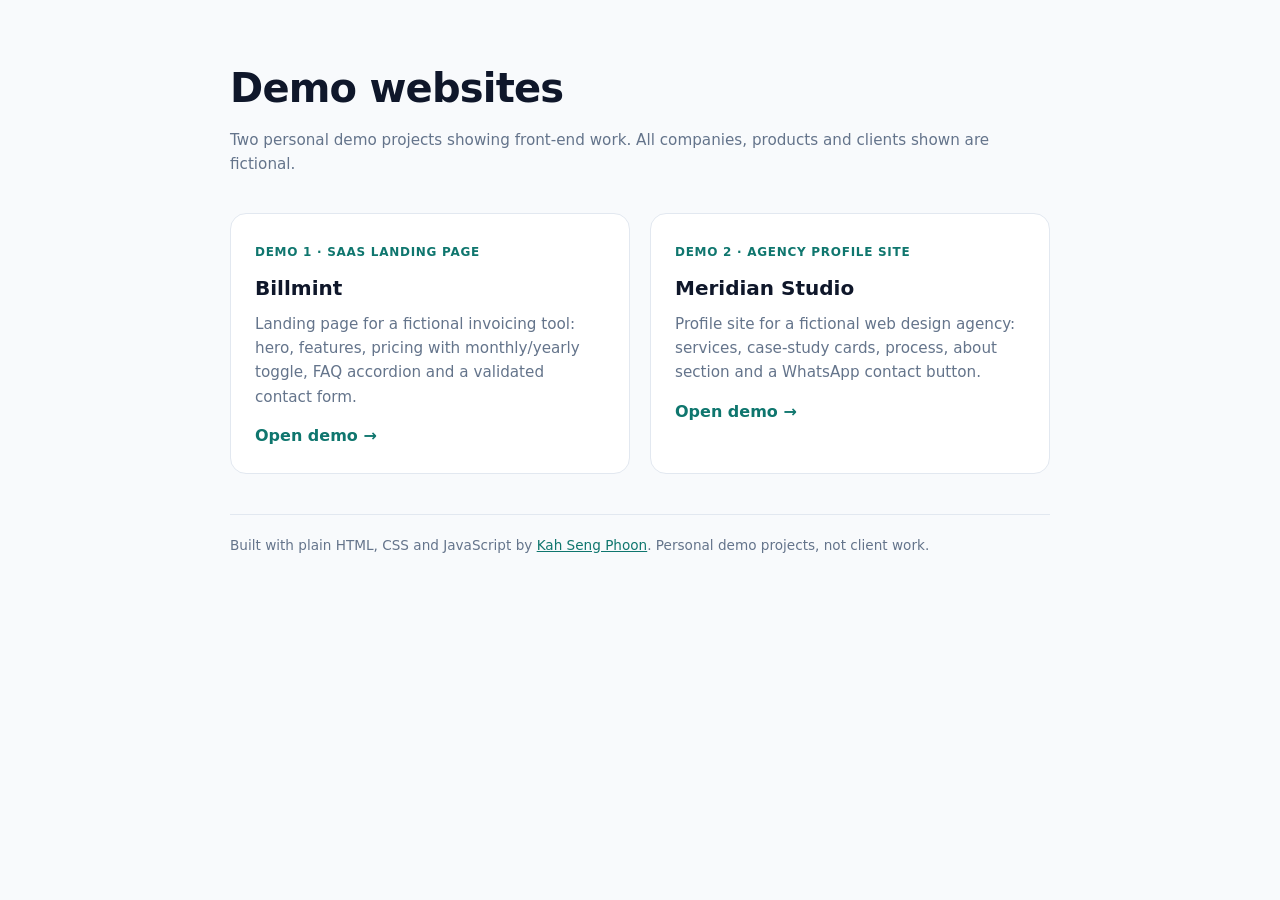
<file: index.html>
<!DOCTYPE html>
<html lang="en">
<head>
  <meta charset="UTF-8">
  <meta name="viewport" content="width=device-width, initial-scale=1.0">
  <title>Demo websites — Kah Seng Phoon</title>
  <meta name="description" content="Two personal demo websites built with plain HTML, CSS and JavaScript by Kah Seng Phoon.">
  <style>
    :root { --ink: #0f172a; --muted: #64748b; --line: #e2e8f0; --bg: #f8fafc; --accent: #0f766e; }
    * { box-sizing: border-box; }
    body { margin: 0; font-family: system-ui, -apple-system, "Segoe UI", Roboto, sans-serif; background: var(--bg); color: var(--ink); line-height: 1.6; }
    main { max-width: 860px; margin: 0 auto; padding: 56px 20px 64px; }
    h1 { font-size: clamp(1.8rem, 4vw, 2.5rem); margin: 0 0 8px; letter-spacing: -0.02em; }
    .sub { color: var(--muted); margin: 0 0 36px; }
    .grid { display: grid; gap: 20px; }
    @media (min-width: 640px) { .grid { grid-template-columns: 1fr 1fr; } }
    a.card { display: block; padding: 24px; background: #fff; border: 1px solid var(--line); border-radius: 16px; color: inherit; text-decoration: none; transition: transform .15s ease, box-shadow .15s ease; }
    a.card:hover { transform: translateY(-3px); box-shadow: 0 14px 30px -14px rgba(15,23,42,.25); }
    .tag { display: inline-block; font-size: .75rem; font-weight: 700; letter-spacing: .06em; text-transform: uppercase; color: var(--accent); margin-bottom: 10px; }
    h2 { margin: 0 0 8px; font-size: 1.25rem; }
    p { margin: 0; color: var(--muted); font-size: .95rem; }
    .open { display: inline-block; margin-top: 14px; font-weight: 600; color: var(--accent); }
    footer { margin-top: 40px; padding-top: 20px; border-top: 1px solid var(--line); font-size: .85rem; color: var(--muted); }
    footer a { color: var(--accent); }
  </style>
</head>
<body>
  <main>
    <h1>Demo websites</h1>
    <p class="sub">Two personal demo projects showing front-end work. All companies, products and clients shown are fictional.</p>
    <div class="grid">
      <a class="card" href="demo-saas/">
        <span class="tag">Demo 1 · SaaS landing page</span>
        <h2>Billmint</h2>
        <p>Landing page for a fictional invoicing tool: hero, features, pricing with monthly/yearly toggle, FAQ accordion and a validated contact form.</p>
        <span class="open">Open demo →</span>
      </a>
      <a class="card" href="demo-company/">
        <span class="tag">Demo 2 · Agency profile site</span>
        <h2>Meridian Studio</h2>
        <p>Profile site for a fictional web design agency: services, case-study cards, process, about section and a WhatsApp contact button.</p>
        <span class="open">Open demo →</span>
      </a>
    </div>
    <footer>
      Built with plain HTML, CSS and JavaScript by <a href="https://www.linkedin.com/in/kah-seng-phoon-459a3419b/" target="_blank" rel="noopener">Kah Seng Phoon</a>. Personal demo projects, not client work.
    </footer>
  </main>
</body>
</html>
</file>
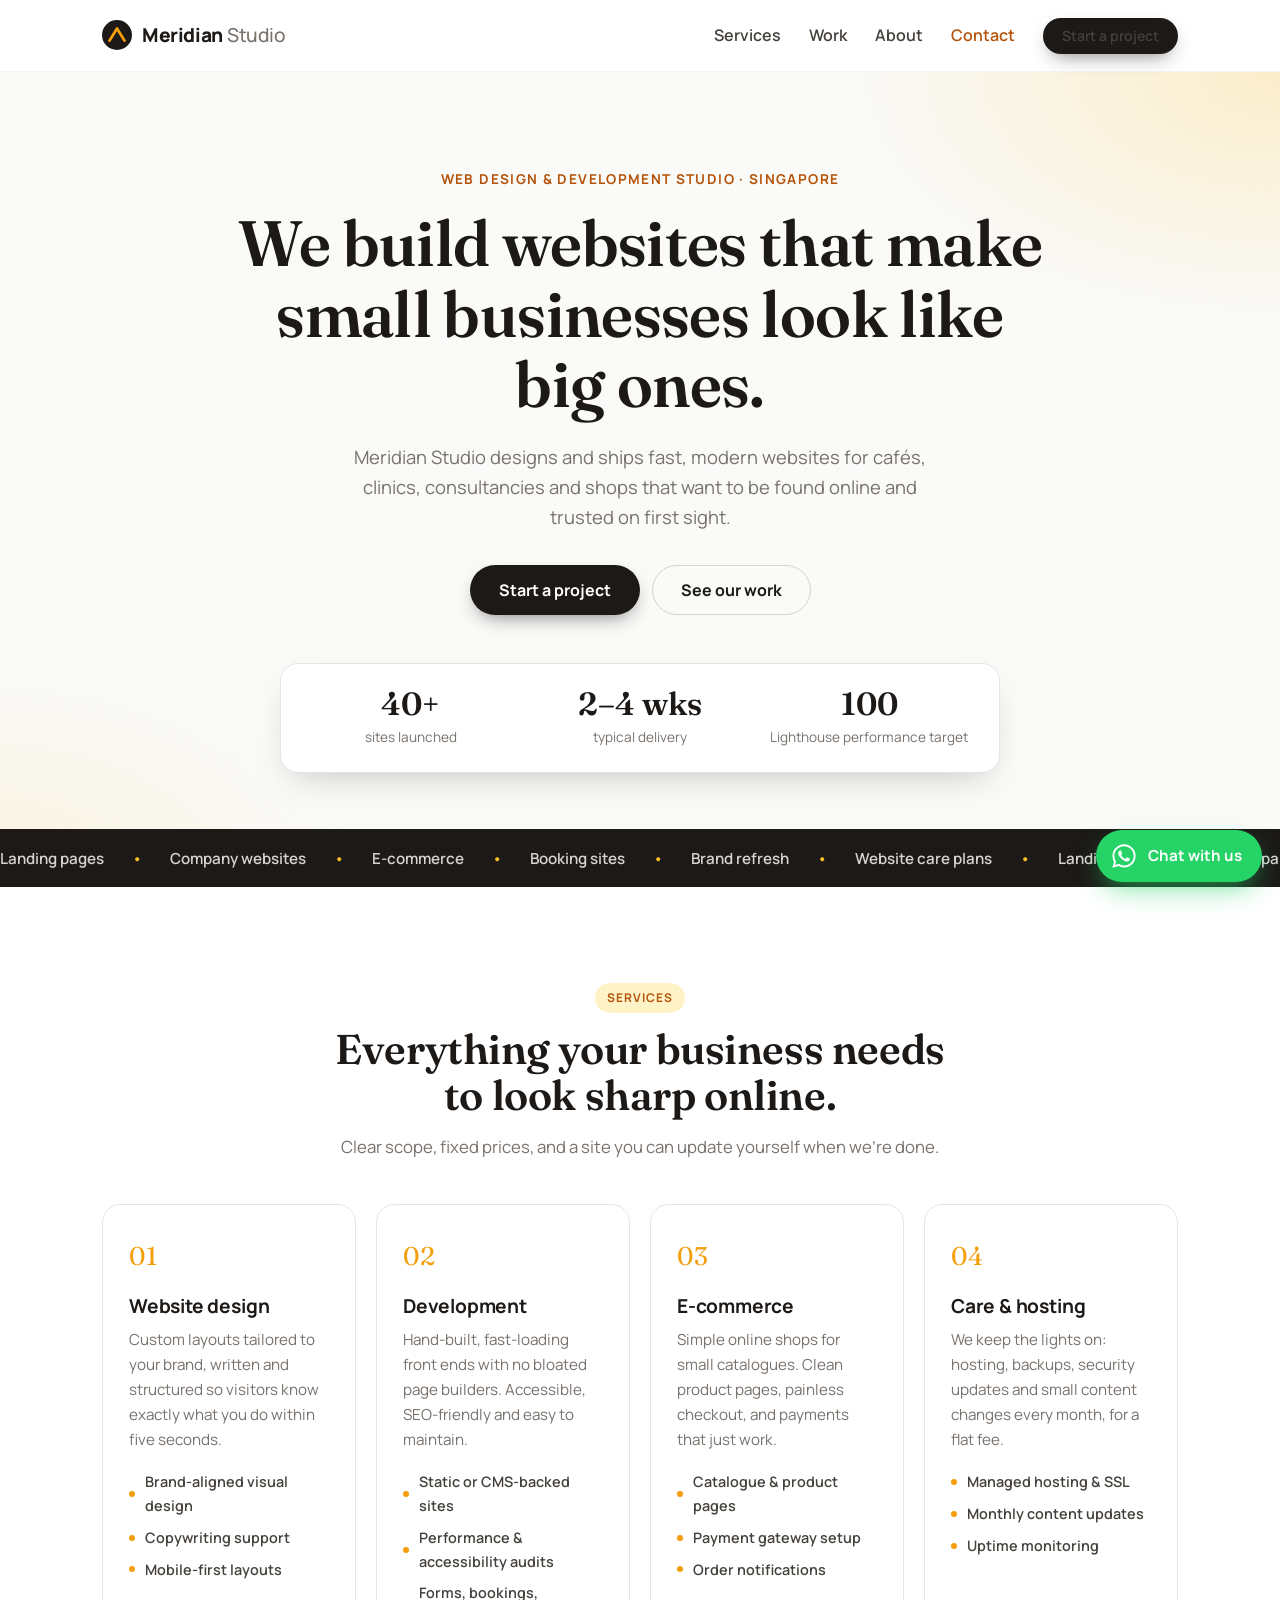
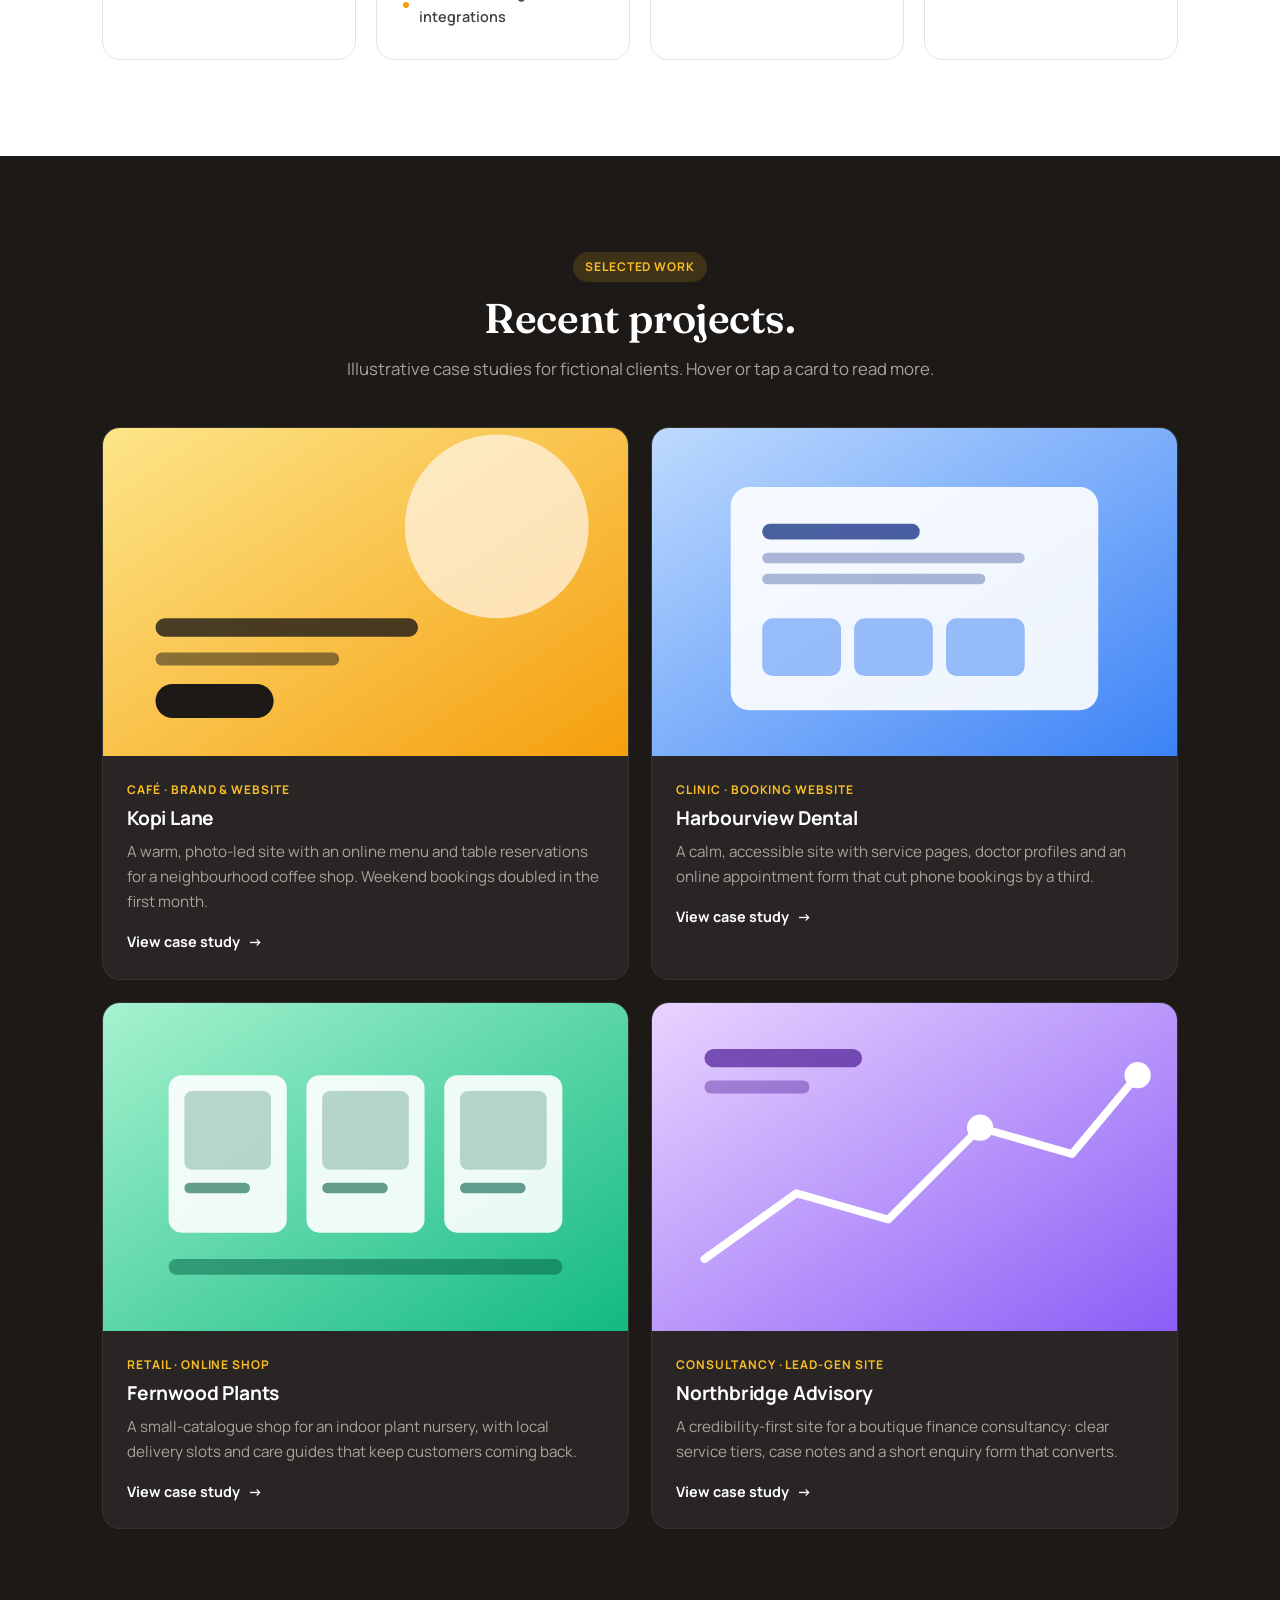
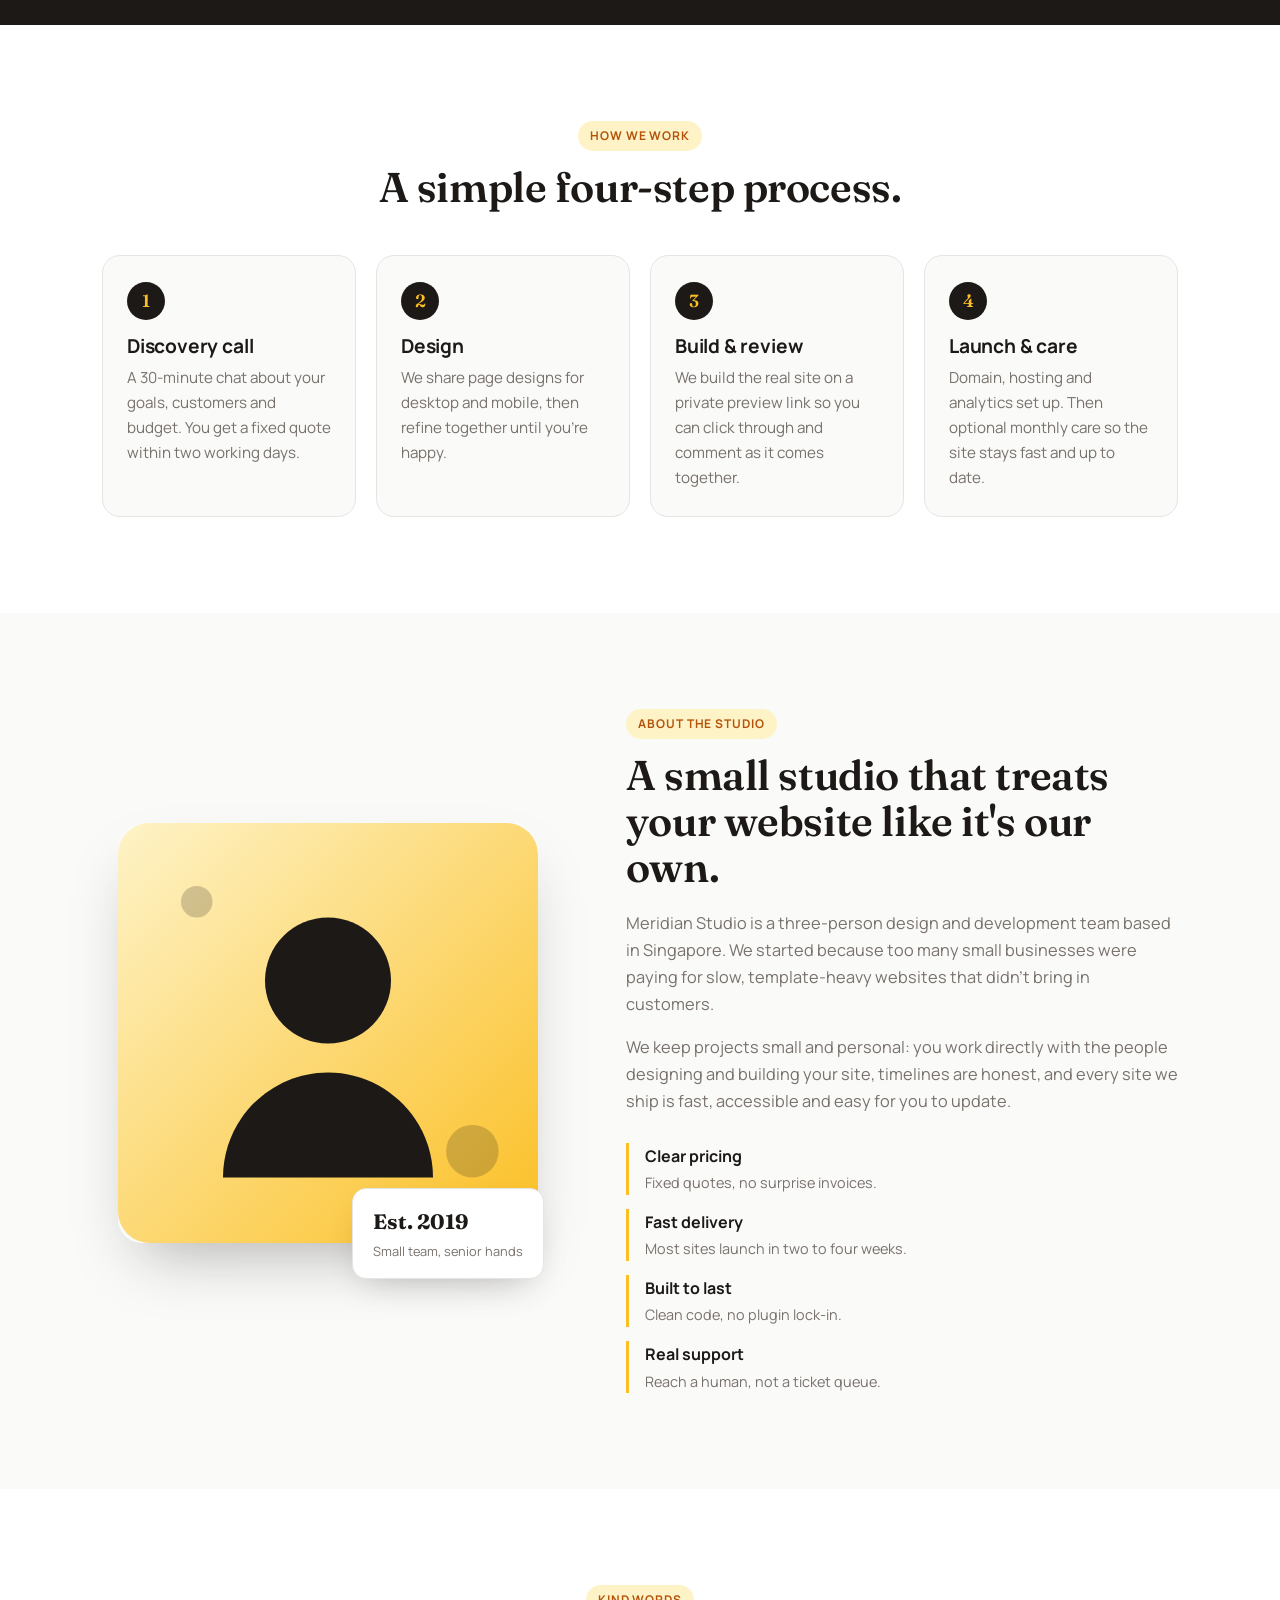
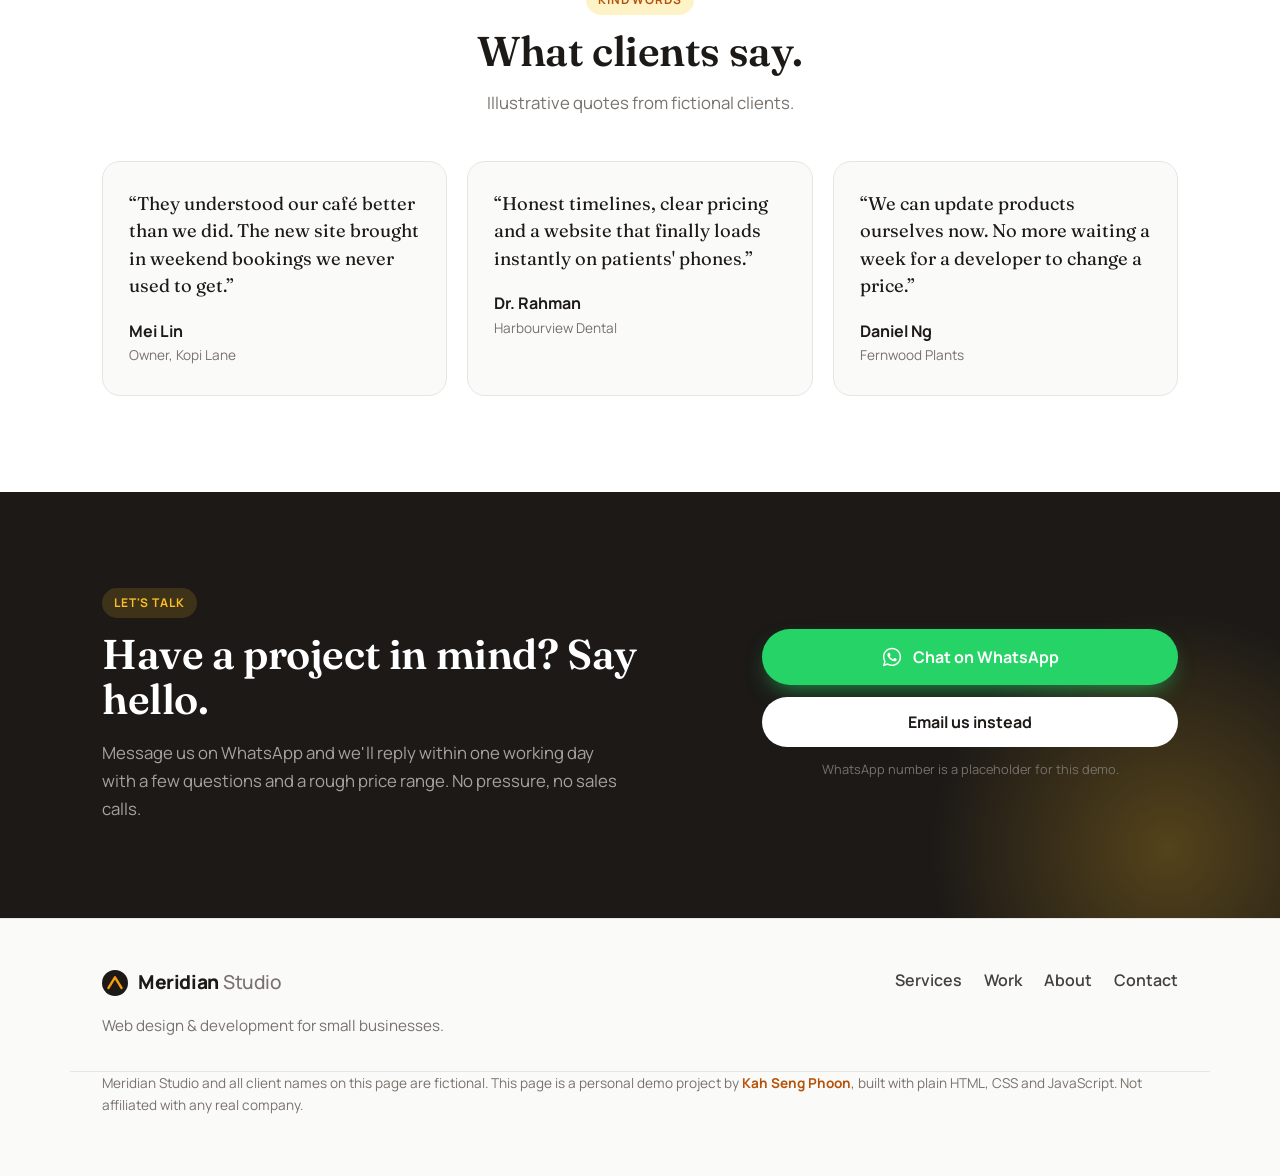
<file: demo-company/index.html>
<!DOCTYPE html>
<html lang="en">
<head>
  <meta charset="UTF-8">
  <meta name="viewport" content="width=device-width, initial-scale=1.0">
  <title>Meridian Studio — Web design &amp; development</title>
  <meta name="description" content="Meridian Studio is a fictional web design agency. This page is a personal front-end demo project by Kah Seng Phoon.">
  <meta property="og:type" content="website">
  <meta property="og:title" content="Meridian Studio — agency website demo by Kah Seng Phoon">
  <meta property="og:description" content="Personal front-end demo: responsive web agency profile site with services, case studies and WhatsApp contact. HTML, CSS, vanilla JS.">
  <meta property="og:url" content="https://phoonks.github.io/portfolio-demos/demo-company/">
  <meta property="og:image" content="https://phoonks.github.io/portfolio-demos/demo-company/og-image.png">
  <meta property="og:image:width" content="1200">
  <meta property="og:image:height" content="630">
  <meta name="twitter:card" content="summary_large_image">
  <link rel="preconnect" href="https://fonts.googleapis.com">
  <link rel="preconnect" href="https://fonts.gstatic.com" crossorigin>
  <link href="https://fonts.googleapis.com/css2?family=Manrope:wght@400;500;600;700;800&family=Fraunces:opsz,wght@9..144,500;9..144,600&display=swap" rel="stylesheet">
  <link rel="stylesheet" href="styles.css">
  <link rel="icon" href="data:image/svg+xml,%3Csvg xmlns='http://www.w3.org/2000/svg' viewBox='0 0 32 32'%3E%3Ccircle cx='16' cy='16' r='16' fill='%231c1917'/%3E%3Cpath d='M8 22L16 9l8 13' stroke='%23f59e0b' stroke-width='3' fill='none' stroke-linecap='round' stroke-linejoin='round'/%3E%3C/svg%3E">
</head>
<body>

  <header class="site-header">
    <div class="container nav-wrap">
      <a href="#" class="logo" aria-label="Meridian Studio home">
        <svg class="logo-mark" viewBox="0 0 32 32" width="30" height="30" aria-hidden="true"><circle cx="16" cy="16" r="16" fill="#1c1917"/><path d="M8 22L16 9l8 13" stroke="#f59e0b" stroke-width="3" fill="none" stroke-linecap="round" stroke-linejoin="round"/></svg>
        <span>Meridian<em>Studio</em></span>
      </a>
      <button class="nav-toggle" aria-label="Toggle navigation" aria-expanded="false" aria-controls="primary-nav">
        <span></span><span></span><span></span>
      </button>
      <nav id="primary-nav" class="nav">
        <a href="#services">Services</a>
        <a href="#work">Work</a>
        <a href="#about">About</a>
        <a href="#contact">Contact</a>
        <a href="#contact" class="btn btn-dark btn-sm">Start a project</a>
      </nav>
    </div>
  </header>

  <main>
    <!-- Hero -->
    <section class="hero">
      <div class="container">
        <p class="hero-kicker">Web design &amp; development studio · Singapore</p>
        <h1>We build websites that make small businesses look like big ones.</h1>
        <p class="hero-lead">Meridian Studio designs and ships fast, modern websites for cafés, clinics, consultancies and shops that want to be found online and trusted on first sight.</p>
        <div class="hero-actions">
          <a href="#contact" class="btn btn-dark btn-lg">Start a project</a>
          <a href="#work" class="btn btn-ghost btn-lg">See our work</a>
        </div>
        <ul class="hero-stats" aria-label="Studio at a glance">
          <li><strong>40+</strong><span>sites launched</span></li>
          <li><strong>2–4 wks</strong><span>typical delivery</span></li>
          <li><strong>100</strong><span>Lighthouse performance target</span></li>
        </ul>
      </div>
      <div class="hero-marquee" aria-hidden="true">
        <div class="marquee-track">
          <span>Landing pages</span><span>•</span><span>Company websites</span><span>•</span><span>E-commerce</span><span>•</span><span>Booking sites</span><span>•</span><span>Brand refresh</span><span>•</span><span>Website care plans</span><span>•</span>
          <span>Landing pages</span><span>•</span><span>Company websites</span><span>•</span><span>E-commerce</span><span>•</span><span>Booking sites</span><span>•</span><span>Brand refresh</span><span>•</span><span>Website care plans</span><span>•</span>
        </div>
      </div>
    </section>

    <!-- Services -->
    <section id="services" class="section">
      <div class="container">
        <div class="section-head">
          <span class="eyebrow">Services</span>
          <h2>Everything your business needs to look sharp online.</h2>
          <p>Clear scope, fixed prices, and a site you can update yourself when we're done.</p>
        </div>
        <div class="services-grid">
          <article class="service">
            <span class="service-index">01</span>
            <h3>Website design</h3>
            <p>Custom layouts tailored to your brand, written and structured so visitors know exactly what you do within five seconds.</p>
            <ul class="service-list">
              <li>Brand-aligned visual design</li>
              <li>Copywriting support</li>
              <li>Mobile-first layouts</li>
            </ul>
          </article>
          <article class="service">
            <span class="service-index">02</span>
            <h3>Development</h3>
            <p>Hand-built, fast-loading front ends with no bloated page builders. Accessible, SEO-friendly and easy to maintain.</p>
            <ul class="service-list">
              <li>Static or CMS-backed sites</li>
              <li>Performance &amp; accessibility audits</li>
              <li>Forms, bookings, integrations</li>
            </ul>
          </article>
          <article class="service">
            <span class="service-index">03</span>
            <h3>E-commerce</h3>
            <p>Simple online shops for small catalogues. Clean product pages, painless checkout, and payments that just work.</p>
            <ul class="service-list">
              <li>Catalogue &amp; product pages</li>
              <li>Payment gateway setup</li>
              <li>Order notifications</li>
            </ul>
          </article>
          <article class="service">
            <span class="service-index">04</span>
            <h3>Care &amp; hosting</h3>
            <p>We keep the lights on: hosting, backups, security updates and small content changes every month, for a flat fee.</p>
            <ul class="service-list">
              <li>Managed hosting &amp; SSL</li>
              <li>Monthly content updates</li>
              <li>Uptime monitoring</li>
            </ul>
          </article>
        </div>
      </div>
    </section>

    <!-- Work / case studies -->
    <section id="work" class="section section-dark">
      <div class="container">
        <div class="section-head">
          <span class="eyebrow eyebrow-light">Selected work</span>
          <h2>Recent projects.</h2>
          <p>Illustrative case studies for fictional clients. Hover or tap a card to read more.</p>
        </div>
        <div class="work-grid">
          <article class="case">
            <div class="case-media case-media-1" aria-hidden="true">
              <svg viewBox="0 0 400 260" preserveAspectRatio="xMidYMid slice">
                <defs><linearGradient id="g1" x1="0" y1="0" x2="1" y2="1"><stop offset="0" stop-color="#fde68a"/><stop offset="1" stop-color="#f59e0b"/></linearGradient></defs>
                <rect width="400" height="260" fill="url(#g1)"/>
                <circle cx="300" cy="80" r="70" fill="#fff7ed" opacity="0.7"/>
                <rect x="40" y="150" width="200" height="14" rx="7" fill="#1c1917" opacity="0.8"/>
                <rect x="40" y="176" width="140" height="10" rx="5" fill="#1c1917" opacity="0.5"/>
                <rect x="40" y="200" width="90" height="26" rx="13" fill="#1c1917"/>
              </svg>
            </div>
            <div class="case-body">
              <span class="case-tag">Café · Brand &amp; website</span>
              <h3>Kopi Lane</h3>
              <p>A warm, photo-led site with an online menu and table reservations for a neighbourhood coffee shop. Weekend bookings doubled in the first month.</p>
              <span class="case-link">View case study</span>
            </div>
          </article>
          <article class="case">
            <div class="case-media case-media-2" aria-hidden="true">
              <svg viewBox="0 0 400 260" preserveAspectRatio="xMidYMid slice">
                <defs><linearGradient id="g2" x1="0" y1="0" x2="1" y2="1"><stop offset="0" stop-color="#bfdbfe"/><stop offset="1" stop-color="#3b82f6"/></linearGradient></defs>
                <rect width="400" height="260" fill="url(#g2)"/>
                <rect x="60" y="50" width="280" height="170" rx="14" fill="#fff" opacity="0.9"/>
                <rect x="84" y="78" width="120" height="12" rx="6" fill="#1e3a8a" opacity="0.8"/>
                <rect x="84" y="100" width="200" height="8" rx="4" fill="#1e3a8a" opacity="0.35"/>
                <rect x="84" y="116" width="170" height="8" rx="4" fill="#1e3a8a" opacity="0.35"/>
                <rect x="84" y="150" width="60" height="44" rx="8" fill="#3b82f6" opacity="0.5"/>
                <rect x="154" y="150" width="60" height="44" rx="8" fill="#3b82f6" opacity="0.5"/>
                <rect x="224" y="150" width="60" height="44" rx="8" fill="#3b82f6" opacity="0.5"/>
              </svg>
            </div>
            <div class="case-body">
              <span class="case-tag">Clinic · Booking website</span>
              <h3>Harbourview Dental</h3>
              <p>A calm, accessible site with service pages, doctor profiles and an online appointment form that cut phone bookings by a third.</p>
              <span class="case-link">View case study</span>
            </div>
          </article>
          <article class="case">
            <div class="case-media case-media-3" aria-hidden="true">
              <svg viewBox="0 0 400 260" preserveAspectRatio="xMidYMid slice">
                <defs><linearGradient id="g3" x1="0" y1="0" x2="1" y2="1"><stop offset="0" stop-color="#a7f3d0"/><stop offset="1" stop-color="#10b981"/></linearGradient></defs>
                <rect width="400" height="260" fill="url(#g3)"/>
                <rect x="50" y="60" width="90" height="120" rx="10" fill="#fff" opacity="0.9"/>
                <rect x="155" y="60" width="90" height="120" rx="10" fill="#fff" opacity="0.9"/>
                <rect x="260" y="60" width="90" height="120" rx="10" fill="#fff" opacity="0.9"/>
                <rect x="62" y="72" width="66" height="60" rx="6" fill="#065f46" opacity="0.25"/>
                <rect x="167" y="72" width="66" height="60" rx="6" fill="#065f46" opacity="0.25"/>
                <rect x="272" y="72" width="66" height="60" rx="6" fill="#065f46" opacity="0.25"/>
                <rect x="62" y="142" width="50" height="8" rx="4" fill="#065f46" opacity="0.6"/>
                <rect x="167" y="142" width="50" height="8" rx="4" fill="#065f46" opacity="0.6"/>
                <rect x="272" y="142" width="50" height="8" rx="4" fill="#065f46" opacity="0.6"/>
                <rect x="50" y="200" width="300" height="12" rx="6" fill="#065f46" opacity="0.5"/>
              </svg>
            </div>
            <div class="case-body">
              <span class="case-tag">Retail · Online shop</span>
              <h3>Fernwood Plants</h3>
              <p>A small-catalogue shop for an indoor plant nursery, with local delivery slots and care guides that keep customers coming back.</p>
              <span class="case-link">View case study</span>
            </div>
          </article>
          <article class="case">
            <div class="case-media case-media-4" aria-hidden="true">
              <svg viewBox="0 0 400 260" preserveAspectRatio="xMidYMid slice">
                <defs><linearGradient id="g4" x1="0" y1="0" x2="1" y2="1"><stop offset="0" stop-color="#e9d5ff"/><stop offset="1" stop-color="#8b5cf6"/></linearGradient></defs>
                <rect width="400" height="260" fill="url(#g4)"/>
                <polyline points="40,200 110,150 180,170 250,100 320,120 370,60" fill="none" stroke="#fff" stroke-width="6" stroke-linecap="round" stroke-linejoin="round"/>
                <circle cx="250" cy="100" r="10" fill="#fff"/>
                <circle cx="370" cy="60" r="10" fill="#fff"/>
                <rect x="40" y="40" width="120" height="14" rx="7" fill="#4c1d95" opacity="0.7"/>
                <rect x="40" y="64" width="80" height="10" rx="5" fill="#4c1d95" opacity="0.4"/>
              </svg>
            </div>
            <div class="case-body">
              <span class="case-tag">Consultancy · Lead-gen site</span>
              <h3>Northbridge Advisory</h3>
              <p>A credibility-first site for a boutique finance consultancy: clear service tiers, case notes and a short enquiry form that converts.</p>
              <span class="case-link">View case study</span>
            </div>
          </article>
        </div>
      </div>
    </section>

    <!-- Process -->
    <section class="section">
      <div class="container">
        <div class="section-head">
          <span class="eyebrow">How we work</span>
          <h2>A simple four-step process.</h2>
        </div>
        <ol class="process">
          <li>
            <span class="step-num">1</span>
            <h3>Discovery call</h3>
            <p>A 30-minute chat about your goals, customers and budget. You get a fixed quote within two working days.</p>
          </li>
          <li>
            <span class="step-num">2</span>
            <h3>Design</h3>
            <p>We share page designs for desktop and mobile, then refine together until you're happy.</p>
          </li>
          <li>
            <span class="step-num">3</span>
            <h3>Build &amp; review</h3>
            <p>We build the real site on a private preview link so you can click through and comment as it comes together.</p>
          </li>
          <li>
            <span class="step-num">4</span>
            <h3>Launch &amp; care</h3>
            <p>Domain, hosting and analytics set up. Then optional monthly care so the site stays fast and up to date.</p>
          </li>
        </ol>
      </div>
    </section>

    <!-- About -->
    <section id="about" class="section section-alt">
      <div class="container about-grid">
        <div class="about-visual" aria-hidden="true">
          <div class="about-card about-card-main">
            <svg viewBox="0 0 320 320">
              <defs><linearGradient id="ga" x1="0" y1="0" x2="1" y2="1"><stop offset="0" stop-color="#fef3c7"/><stop offset="1" stop-color="#fbbf24"/></linearGradient></defs>
              <rect width="320" height="320" rx="24" fill="url(#ga)"/>
              <circle cx="160" cy="120" r="48" fill="#1c1917"/>
              <path d="M80 270c0-44 36-80 80-80s80 36 80 80" fill="#1c1917"/>
              <circle cx="60" cy="60" r="12" fill="#1c1917" opacity="0.2"/>
              <circle cx="270" cy="250" r="20" fill="#1c1917" opacity="0.2"/>
            </svg>
          </div>
          <div class="about-card about-card-small">
            <strong>Est. 2019</strong>
            <span>Small team, senior hands</span>
          </div>
        </div>
        <div class="about-copy">
          <span class="eyebrow">About the studio</span>
          <h2>A small studio that treats your website like it's our own.</h2>
          <p>Meridian Studio is a three-person design and development team based in Singapore. We started because too many small businesses were paying for slow, template-heavy websites that didn't bring in customers.</p>
          <p>We keep projects small and personal: you work directly with the people designing and building your site, timelines are honest, and every site we ship is fast, accessible and easy for you to update.</p>
          <ul class="values">
            <li><strong>Clear pricing</strong><span>Fixed quotes, no surprise invoices.</span></li>
            <li><strong>Fast delivery</strong><span>Most sites launch in two to four weeks.</span></li>
            <li><strong>Built to last</strong><span>Clean code, no plugin lock-in.</span></li>
            <li><strong>Real support</strong><span>Reach a human, not a ticket queue.</span></li>
          </ul>
        </div>
      </div>
    </section>

    <!-- Testimonials -->
    <section class="section">
      <div class="container">
        <div class="section-head">
          <span class="eyebrow">Kind words</span>
          <h2>What clients say.</h2>
          <p>Illustrative quotes from fictional clients.</p>
        </div>
        <div class="quotes">
          <blockquote class="quote">
            <p>“They understood our café better than we did. The new site brought in weekend bookings we never used to get.”</p>
            <footer><strong>Mei Lin</strong><span>Owner, Kopi Lane</span></footer>
          </blockquote>
          <blockquote class="quote">
            <p>“Honest timelines, clear pricing and a website that finally loads instantly on patients' phones.”</p>
            <footer><strong>Dr. Rahman</strong><span>Harbourview Dental</span></footer>
          </blockquote>
          <blockquote class="quote">
            <p>“We can update products ourselves now. No more waiting a week for a developer to change a price.”</p>
            <footer><strong>Daniel Ng</strong><span>Fernwood Plants</span></footer>
          </blockquote>
        </div>
      </div>
    </section>

    <!-- Contact / CTA -->
    <section id="contact" class="section section-dark contact">
      <div class="container contact-inner">
        <div>
          <span class="eyebrow eyebrow-light">Let's talk</span>
          <h2>Have a project in mind? Say hello.</h2>
          <p>Message us on WhatsApp and we'll reply within one working day with a few questions and a rough price range. No pressure, no sales calls.</p>
        </div>
        <div class="contact-actions">
          <a class="btn btn-whatsapp btn-lg" href="https://wa.me/6584137726?text=Hi%20Meridian%20Studio%2C%20I%27d%20like%20to%20talk%20about%20a%20website%20project." target="_blank" rel="noopener">
            <svg viewBox="0 0 24 24" width="22" height="22" aria-hidden="true"><path fill="currentColor" d="M12.04 2C6.58 2 2.13 6.45 2.13 11.91c0 1.75.46 3.45 1.32 4.95L2 22l5.25-1.38c1.45.79 3.08 1.21 4.79 1.21 5.46 0 9.91-4.45 9.91-9.91C21.95 6.45 17.5 2 12.04 2m0 1.67c4.56 0 8.24 3.69 8.24 8.24 0 4.56-3.69 8.24-8.24 8.24-1.56 0-3.02-.43-4.28-1.19l-.3-.18-3.12.82.83-3.04-.2-.31a8.2 8.2 0 0 1-1.26-4.34c0-4.55 3.69-8.24 8.24-8.24M8.53 7.33c-.16 0-.43.06-.66.31-.22.25-.87.86-.87 2.07 0 1.22.89 2.39 1 2.56.14.17 1.76 2.67 4.25 3.73.59.27 1.05.42 1.41.53.59.19 1.13.16 1.56.1.48-.07 1.46-.6 1.67-1.18.21-.58.21-1.07.15-1.18-.07-.1-.23-.16-.48-.27-.25-.14-1.47-.74-1.69-.82-.23-.08-.37-.12-.56.12-.16.25-.64.81-.78.97-.15.17-.29.19-.53.07-.26-.13-1.06-.39-2-1.23-.74-.66-1.23-1.47-1.38-1.72-.12-.24-.01-.39.11-.5.11-.11.27-.29.37-.44.13-.14.17-.25.25-.41.08-.17.04-.31-.02-.43-.06-.11-.56-1.35-.77-1.84-.2-.48-.4-.42-.56-.43-.14 0-.3-.01-.47-.01"/></svg>
            Chat on WhatsApp
          </a>
          <a class="btn btn-light btn-lg" href="mailto:hello@example.com?subject=Website%20project%20enquiry">Email us instead</a>
          <p class="contact-note">WhatsApp number is a placeholder for this demo.</p>
        </div>
      </div>
    </section>
  </main>

  <footer class="site-footer">
    <div class="container footer-grid">
      <div>
        <a href="#" class="logo" aria-label="Meridian Studio home">
          <svg class="logo-mark" viewBox="0 0 32 32" width="26" height="26" aria-hidden="true"><circle cx="16" cy="16" r="16" fill="#1c1917"/><path d="M8 22L16 9l8 13" stroke="#f59e0b" stroke-width="3" fill="none" stroke-linecap="round" stroke-linejoin="round"/></svg>
          <span>Meridian<em>Studio</em></span>
        </a>
        <p>Web design &amp; development for small businesses.</p>
      </div>
      <div class="footer-links">
        <a href="#services">Services</a>
        <a href="#work">Work</a>
        <a href="#about">About</a>
        <a href="#contact">Contact</a>
      </div>
    </div>
    <div class="container footer-note">
      <p>Meridian Studio and all client names on this page are fictional. This page is a personal demo project by <a href="https://www.linkedin.com/in/kah-seng-phoon-459a3419b/" target="_blank" rel="noopener">Kah Seng Phoon</a>, built with plain HTML, CSS and JavaScript. Not affiliated with any real company.</p>
    </div>
  </footer>

  <!-- Floating WhatsApp button -->
  <a class="wa-float" href="https://wa.me/6584137726?text=Hi%20Meridian%20Studio%2C%20I%27d%20like%20to%20talk%20about%20a%20website%20project." target="_blank" rel="noopener" aria-label="Chat with us on WhatsApp">
    <svg viewBox="0 0 24 24" width="28" height="28" aria-hidden="true"><path fill="currentColor" d="M12.04 2C6.58 2 2.13 6.45 2.13 11.91c0 1.75.46 3.45 1.32 4.95L2 22l5.25-1.38c1.45.79 3.08 1.21 4.79 1.21 5.46 0 9.91-4.45 9.91-9.91C21.95 6.45 17.5 2 12.04 2m0 1.67c4.56 0 8.24 3.69 8.24 8.24 0 4.56-3.69 8.24-8.24 8.24-1.56 0-3.02-.43-4.28-1.19l-.3-.18-3.12.82.83-3.04-.2-.31a8.2 8.2 0 0 1-1.26-4.34c0-4.55 3.69-8.24 8.24-8.24M8.53 7.33c-.16 0-.43.06-.66.31-.22.25-.87.86-.87 2.07 0 1.22.89 2.39 1 2.56.14.17 1.76 2.67 4.25 3.73.59.27 1.05.42 1.41.53.59.19 1.13.16 1.56.1.48-.07 1.46-.6 1.67-1.18.21-.58.21-1.07.15-1.18-.07-.1-.23-.16-.48-.27-.25-.14-1.47-.74-1.69-.82-.23-.08-.37-.12-.56.12-.16.25-.64.81-.78.97-.15.17-.29.19-.53.07-.26-.13-1.06-.39-2-1.23-.74-.66-1.23-1.47-1.38-1.72-.12-.24-.01-.39.11-.5.11-.11.27-.29.37-.44.13-.14.17-.25.25-.41.08-.17.04-.31-.02-.43-.06-.11-.56-1.35-.77-1.84-.2-.48-.4-.42-.56-.43-.14 0-.3-.01-.47-.01"/></svg>
    <span class="wa-float-label">Chat with us</span>
  </a>

  <script src="script.js"></script>
</body>
</html>
</file>
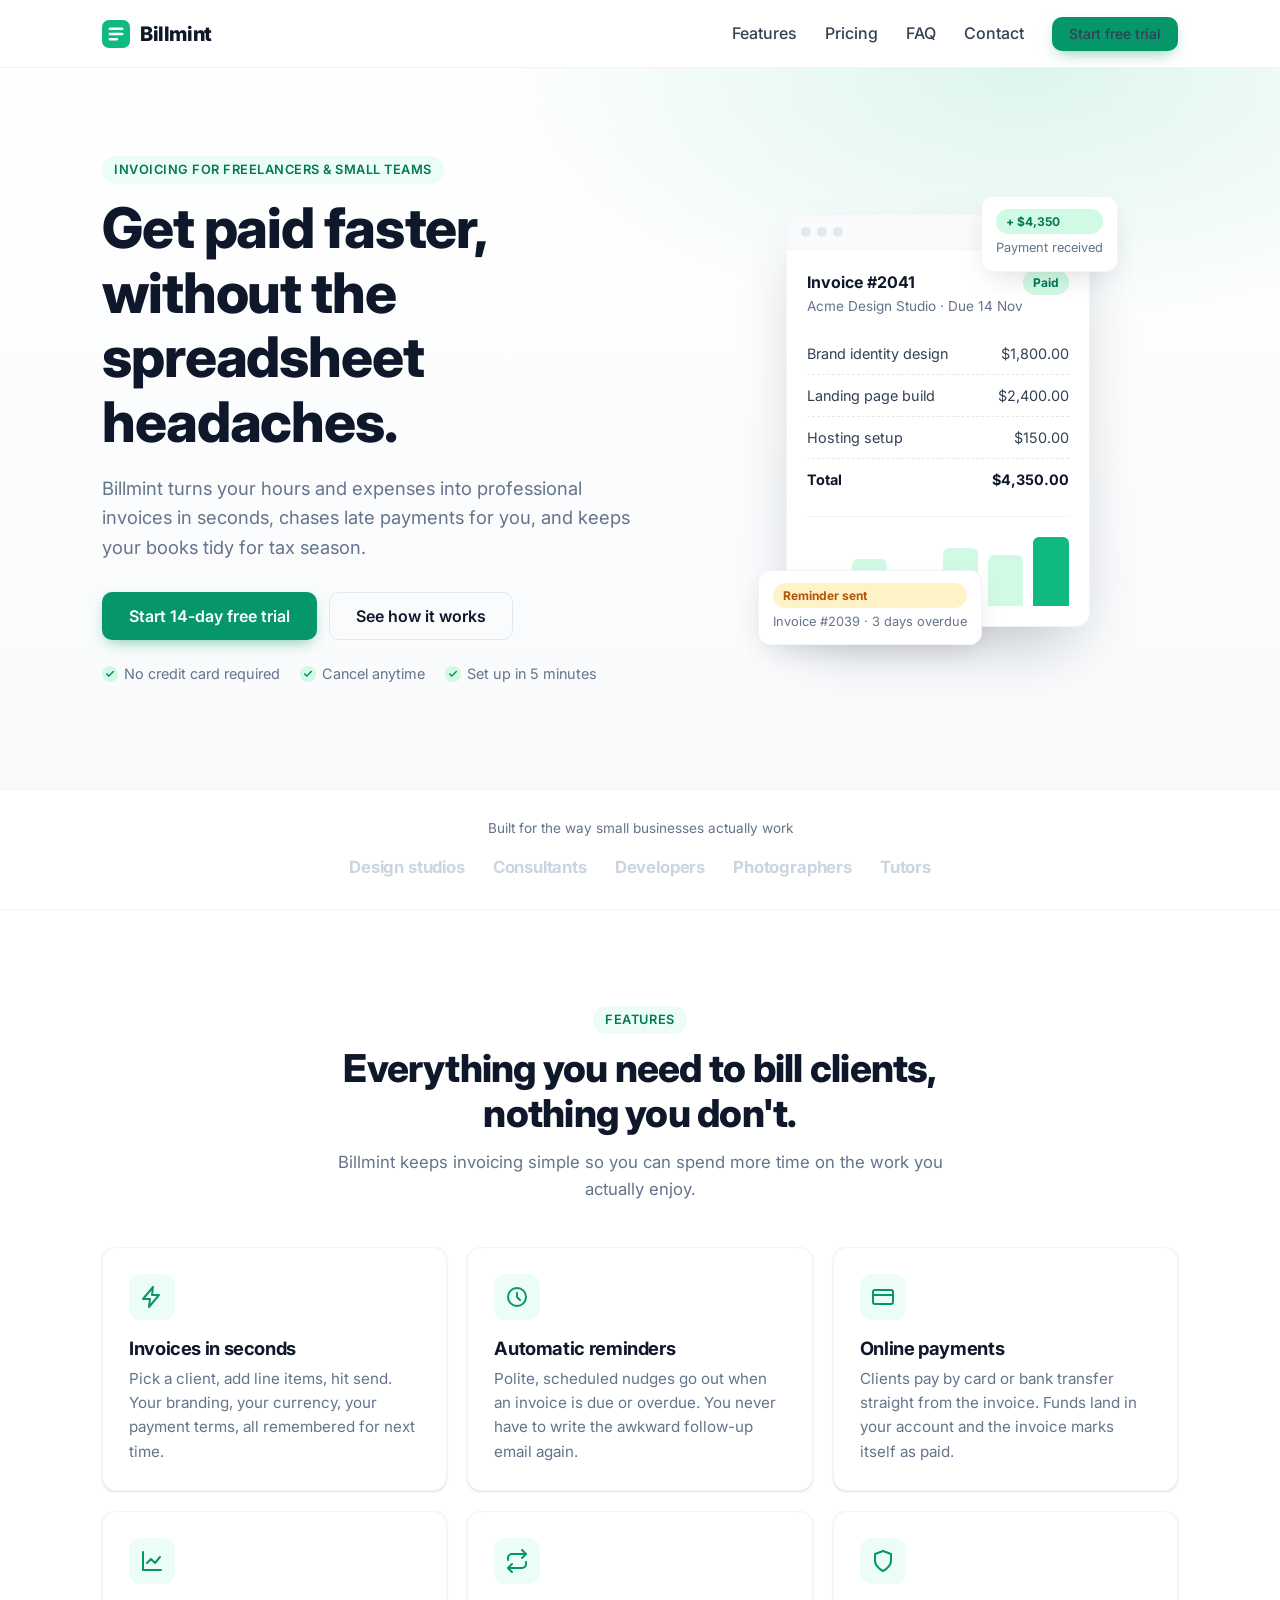
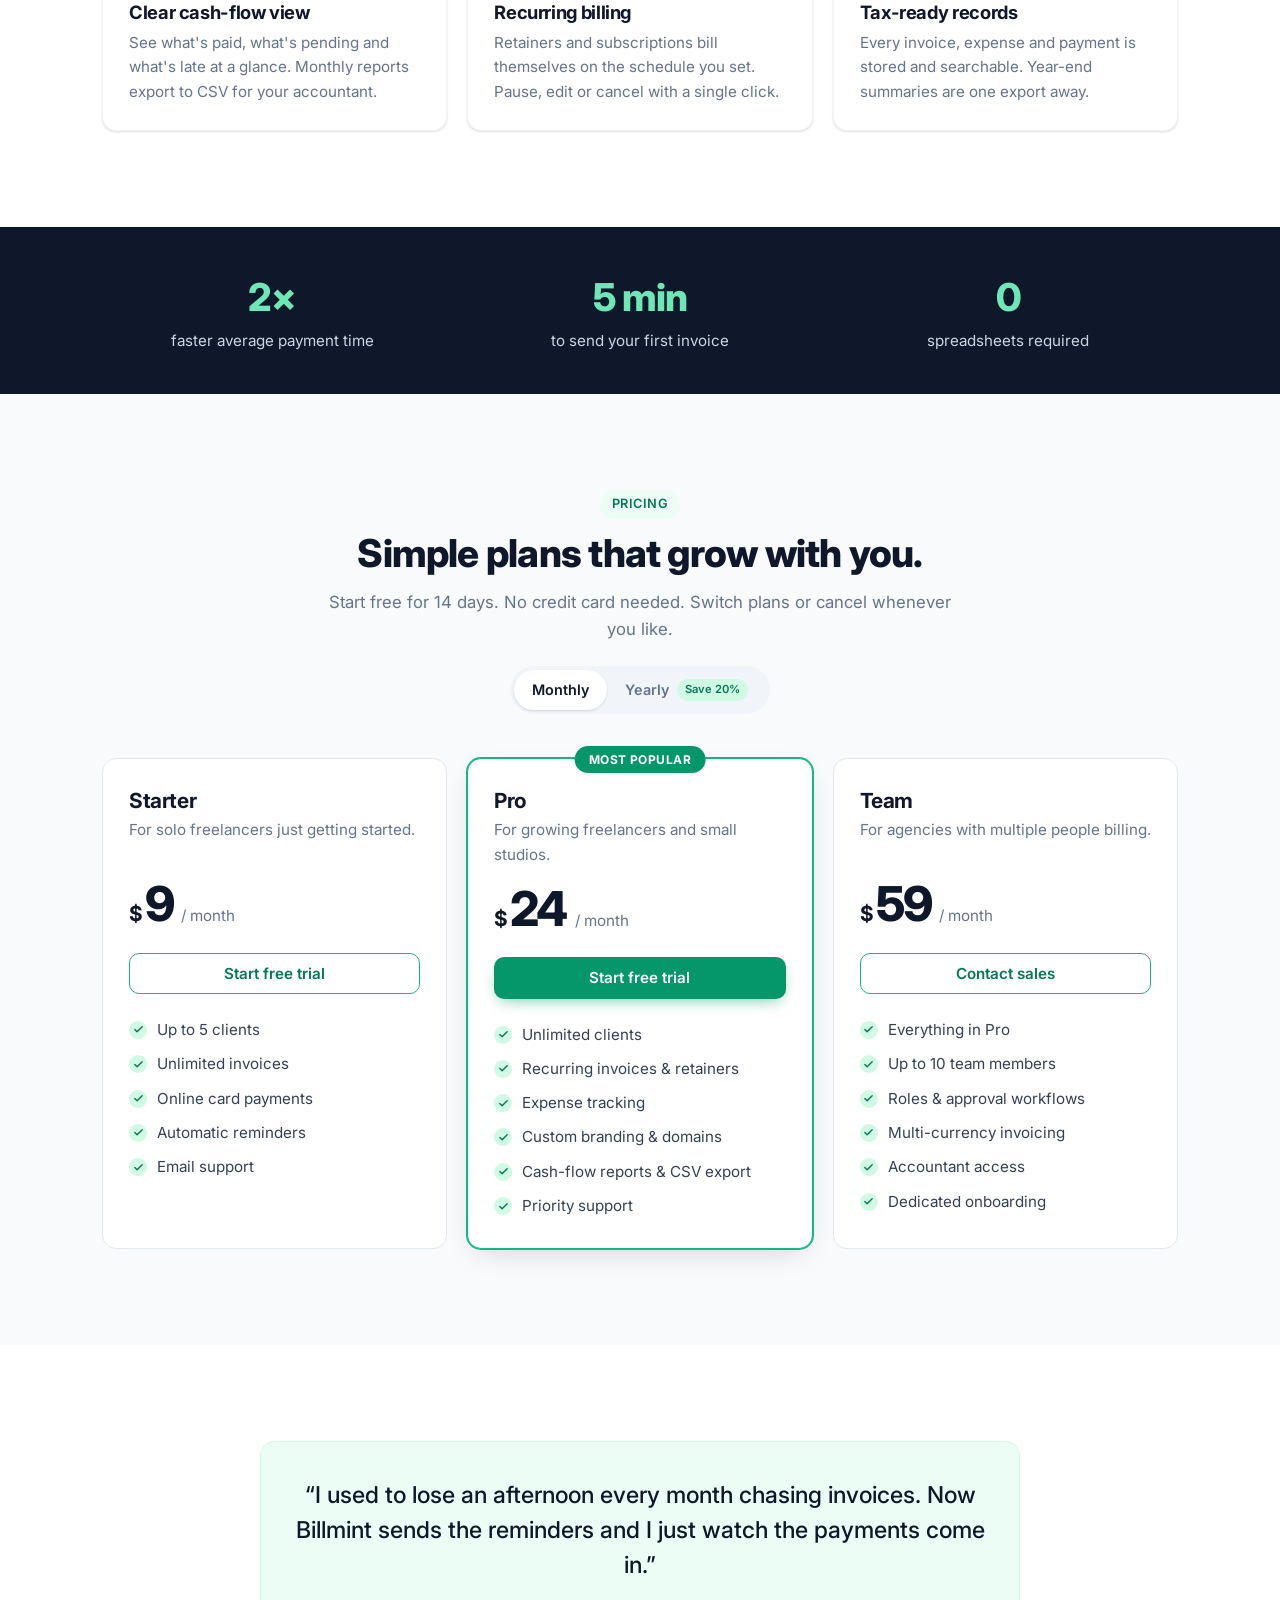
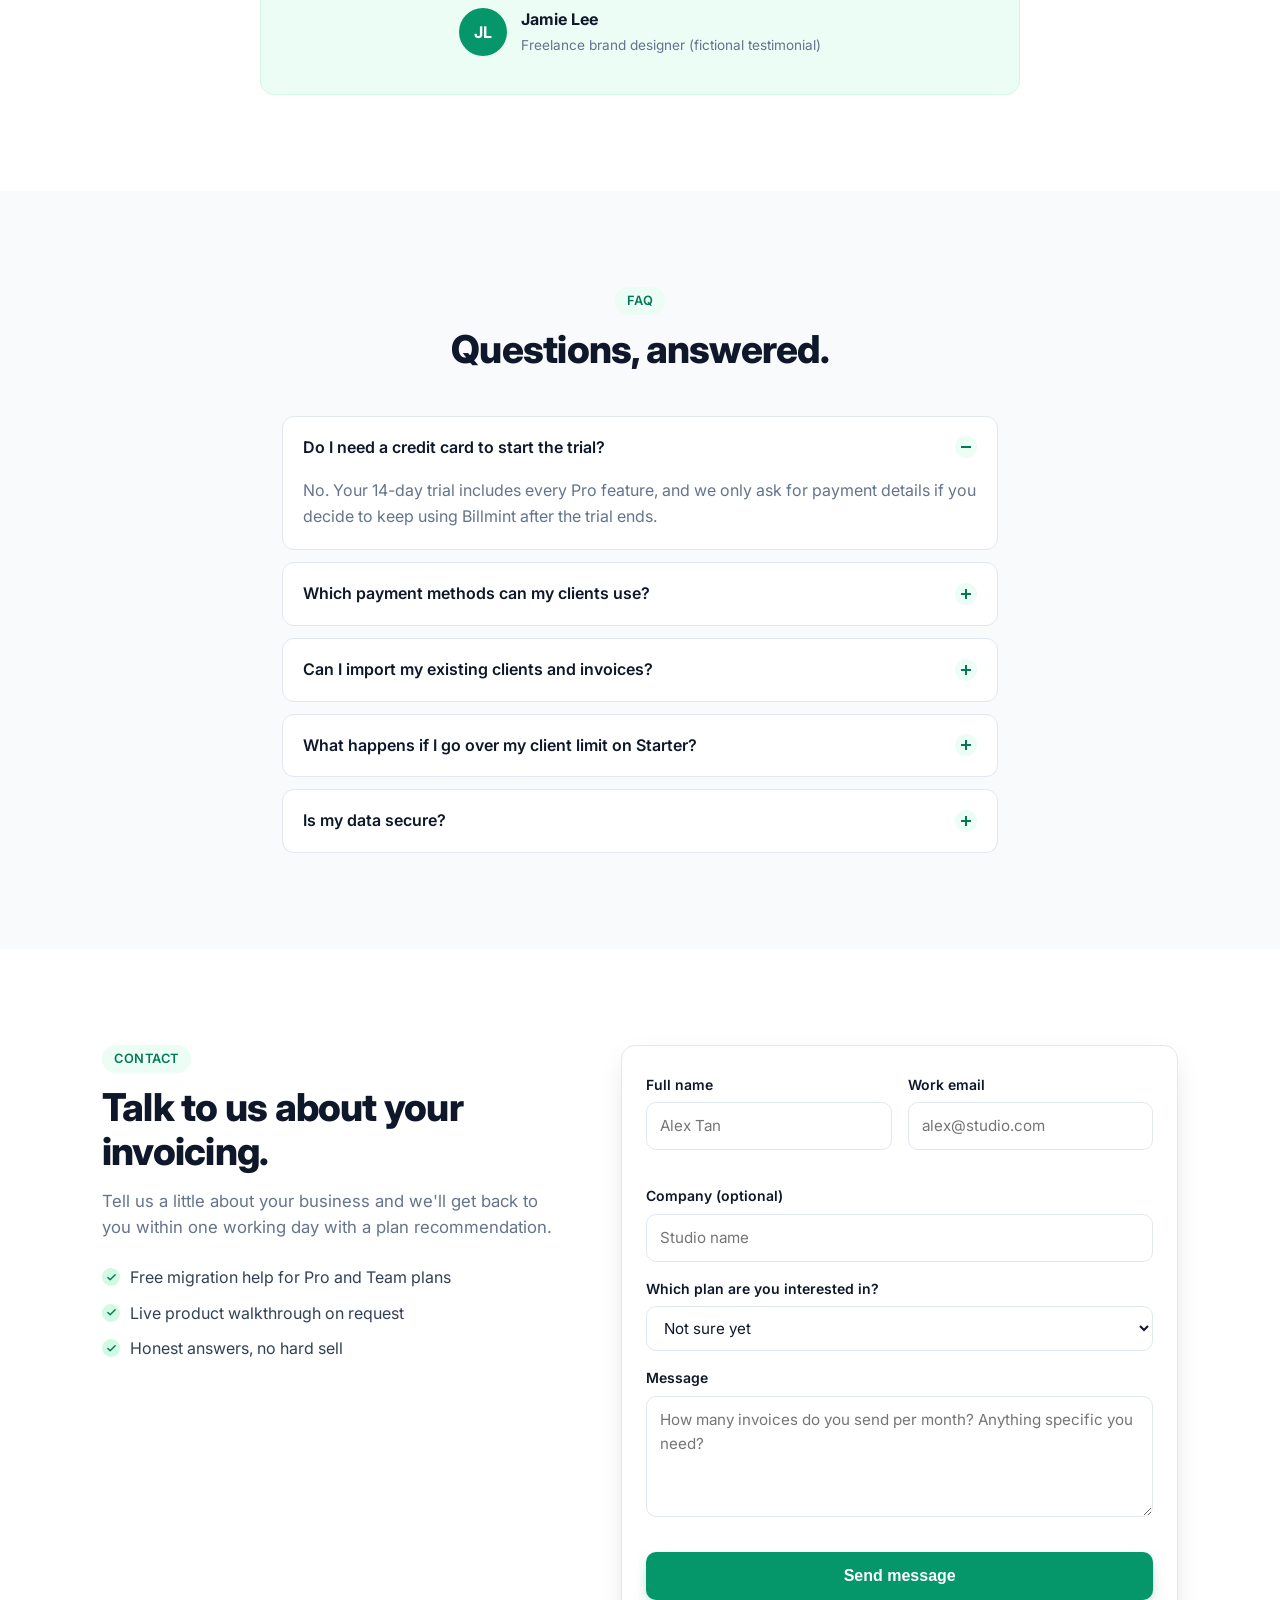
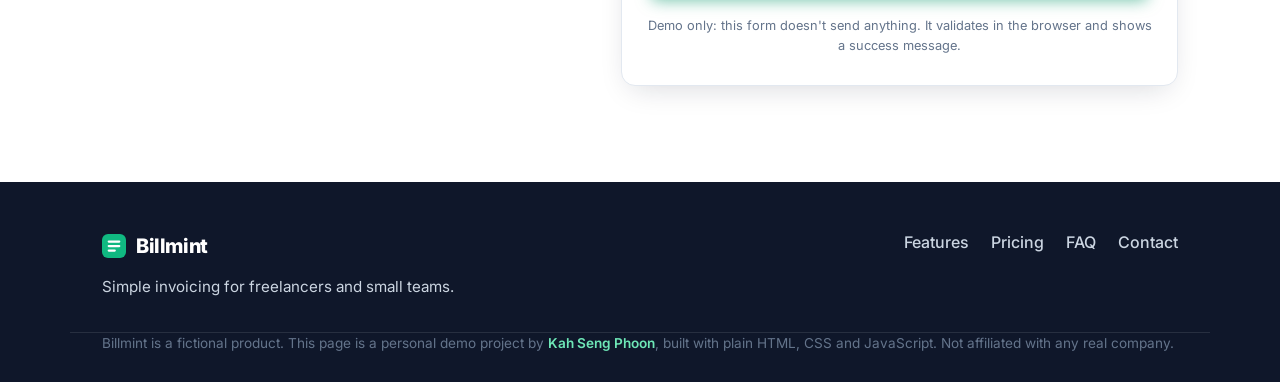
<file: demo-saas/index.html>
<!DOCTYPE html>
<html lang="en">
<head>
  <meta charset="UTF-8">
  <meta name="viewport" content="width=device-width, initial-scale=1.0">
  <title>Billmint — Simple invoicing for small teams</title>
  <meta name="description" content="Billmint is a fictional invoicing tool. This page is a personal front-end demo project by Kah Seng Phoon.">
  <meta property="og:type" content="website">
  <meta property="og:title" content="Billmint — SaaS landing page demo by Kah Seng Phoon">
  <meta property="og:description" content="Personal front-end demo: responsive SaaS landing page with pricing toggle, FAQ and contact form. HTML, CSS, vanilla JS.">
  <meta property="og:url" content="https://phoonks.github.io/portfolio-demos/demo-saas/">
  <meta property="og:image" content="https://phoonks.github.io/portfolio-demos/demo-saas/og-image.png">
  <meta property="og:image:width" content="1200">
  <meta property="og:image:height" content="630">
  <meta name="twitter:card" content="summary_large_image">
  <link rel="preconnect" href="https://fonts.googleapis.com">
  <link rel="preconnect" href="https://fonts.gstatic.com" crossorigin>
  <link href="https://fonts.googleapis.com/css2?family=Inter:wght@400;500;600;700;800&display=swap" rel="stylesheet">
  <link rel="stylesheet" href="styles.css">
  <link rel="icon" href="data:image/svg+xml,%3Csvg xmlns='http://www.w3.org/2000/svg' viewBox='0 0 32 32'%3E%3Crect width='32' height='32' rx='8' fill='%2310b981'/%3E%3Cpath d='M9 10h14M9 16h14M9 22h8' stroke='white' stroke-width='3' stroke-linecap='round'/%3E%3C/svg%3E">
</head>
<body>

  <header class="site-header">
    <div class="container nav-wrap">
      <a href="#" class="logo" aria-label="Billmint home">
        <span class="logo-mark" aria-hidden="true">
          <svg viewBox="0 0 32 32" width="28" height="28"><rect width="32" height="32" rx="8" fill="#10b981"/><path d="M9 10h14M9 16h14M9 22h8" stroke="#fff" stroke-width="3" stroke-linecap="round"/></svg>
        </span>
        Billmint
      </a>
      <button class="nav-toggle" aria-label="Toggle navigation" aria-expanded="false" aria-controls="primary-nav">
        <span></span><span></span><span></span>
      </button>
      <nav id="primary-nav" class="nav">
        <a href="#features">Features</a>
        <a href="#pricing">Pricing</a>
        <a href="#faq">FAQ</a>
        <a href="#contact">Contact</a>
        <a href="#contact" class="btn btn-primary btn-sm">Start free trial</a>
      </nav>
    </div>
  </header>

  <main>
    <!-- Hero -->
    <section class="hero">
      <div class="container hero-grid">
        <div class="hero-copy">
          <span class="eyebrow">Invoicing for freelancers &amp; small teams</span>
          <h1>Get paid faster, without the spreadsheet headaches.</h1>
          <p class="lead">Billmint turns your hours and expenses into professional invoices in seconds, chases late payments for you, and keeps your books tidy for tax season.</p>
          <div class="hero-actions">
            <a href="#contact" class="btn btn-primary btn-lg">Start 14-day free trial</a>
            <a href="#features" class="btn btn-ghost btn-lg">See how it works</a>
          </div>
          <ul class="hero-trust">
            <li>No credit card required</li>
            <li>Cancel anytime</li>
            <li>Set up in 5 minutes</li>
          </ul>
        </div>
        <div class="hero-visual" aria-hidden="true">
          <div class="mock-window">
            <div class="mock-bar"><span></span><span></span><span></span></div>
            <div class="mock-body">
              <div class="mock-header">
                <div>
                  <div class="mock-title">Invoice #2041</div>
                  <div class="mock-sub">Acme Design Studio · Due 14 Nov</div>
                </div>
                <span class="pill pill-green">Paid</span>
              </div>
              <div class="mock-rows">
                <div class="mock-row"><span>Brand identity design</span><span>$1,800.00</span></div>
                <div class="mock-row"><span>Landing page build</span><span>$2,400.00</span></div>
                <div class="mock-row"><span>Hosting setup</span><span>$150.00</span></div>
                <div class="mock-row total"><span>Total</span><span>$4,350.00</span></div>
              </div>
              <div class="mock-chart">
                <div class="bar" style="--h:40%"></div>
                <div class="bar" style="--h:65%"></div>
                <div class="bar" style="--h:50%"></div>
                <div class="bar" style="--h:80%"></div>
                <div class="bar" style="--h:70%"></div>
                <div class="bar active" style="--h:95%"></div>
              </div>
            </div>
          </div>
          <div class="float-card float-1">
            <span class="pill pill-green">+ $4,350</span>
            <span>Payment received</span>
          </div>
          <div class="float-card float-2">
            <span class="pill pill-amber">Reminder sent</span>
            <span>Invoice #2039 · 3 days overdue</span>
          </div>
        </div>
      </div>
    </section>

    <!-- Social proof -->
    <section class="logos">
      <div class="container">
        <p class="logos-label">Built for the way small businesses actually work</p>
        <ul class="logo-row" aria-label="Example customer types">
          <li>Design studios</li>
          <li>Consultants</li>
          <li>Developers</li>
          <li>Photographers</li>
          <li>Tutors</li>
        </ul>
      </div>
    </section>

    <!-- Features -->
    <section id="features" class="section">
      <div class="container">
        <div class="section-head">
          <span class="eyebrow">Features</span>
          <h2>Everything you need to bill clients, nothing you don't.</h2>
          <p>Billmint keeps invoicing simple so you can spend more time on the work you actually enjoy.</p>
        </div>
        <div class="feature-grid">
          <article class="feature">
            <div class="feature-icon" aria-hidden="true">
              <svg viewBox="0 0 24 24"><path d="M13 2L3 14h7l-1 8 10-12h-7l1-8z"/></svg>
            </div>
            <h3>Invoices in seconds</h3>
            <p>Pick a client, add line items, hit send. Your branding, your currency, your payment terms, all remembered for next time.</p>
          </article>
          <article class="feature">
            <div class="feature-icon" aria-hidden="true">
              <svg viewBox="0 0 24 24"><path d="M12 8v4l3 3"/><circle cx="12" cy="12" r="9"/></svg>
            </div>
            <h3>Automatic reminders</h3>
            <p>Polite, scheduled nudges go out when an invoice is due or overdue. You never have to write the awkward follow-up email again.</p>
          </article>
          <article class="feature">
            <div class="feature-icon" aria-hidden="true">
              <svg viewBox="0 0 24 24"><rect x="2" y="5" width="20" height="14" rx="2"/><path d="M2 10h20"/></svg>
            </div>
            <h3>Online payments</h3>
            <p>Clients pay by card or bank transfer straight from the invoice. Funds land in your account and the invoice marks itself as paid.</p>
          </article>
          <article class="feature">
            <div class="feature-icon" aria-hidden="true">
              <svg viewBox="0 0 24 24"><path d="M3 3v18h18"/><path d="M7 14l4-4 4 4 5-6"/></svg>
            </div>
            <h3>Clear cash-flow view</h3>
            <p>See what's paid, what's pending and what's late at a glance. Monthly reports export to CSV for your accountant.</p>
          </article>
          <article class="feature">
            <div class="feature-icon" aria-hidden="true">
              <svg viewBox="0 0 24 24"><path d="M17 1l4 4-4 4"/><path d="M3 11V9a4 4 0 0 1 4-4h14"/><path d="M7 23l-4-4 4-4"/><path d="M21 13v2a4 4 0 0 1-4 4H3"/></svg>
            </div>
            <h3>Recurring billing</h3>
            <p>Retainers and subscriptions bill themselves on the schedule you set. Pause, edit or cancel with a single click.</p>
          </article>
          <article class="feature">
            <div class="feature-icon" aria-hidden="true">
              <svg viewBox="0 0 24 24"><path d="M12 22s8-4 8-10V5l-8-3-8 3v7c0 6 8 10 8 10z"/></svg>
            </div>
            <h3>Tax-ready records</h3>
            <p>Every invoice, expense and payment is stored and searchable. Year-end summaries are one export away.</p>
          </article>
        </div>
      </div>
    </section>

    <!-- Stats band -->
    <section class="stats">
      <div class="container stats-grid">
        <div><strong>2×</strong><span>faster average payment time</span></div>
        <div><strong>5 min</strong><span>to send your first invoice</span></div>
        <div><strong>0</strong><span>spreadsheets required</span></div>
      </div>
    </section>

    <!-- Pricing -->
    <section id="pricing" class="section section-alt">
      <div class="container">
        <div class="section-head">
          <span class="eyebrow">Pricing</span>
          <h2>Simple plans that grow with you.</h2>
          <p>Start free for 14 days. No credit card needed. Switch plans or cancel whenever you like.</p>
          <div class="billing-toggle" role="group" aria-label="Billing period">
            <button class="toggle-btn is-active" data-period="monthly" aria-pressed="true">Monthly</button>
            <button class="toggle-btn" data-period="yearly" aria-pressed="false">Yearly <span class="save-tag">Save 20%</span></button>
          </div>
        </div>
        <div class="pricing-grid">
          <article class="plan">
            <h3>Starter</h3>
            <p class="plan-desc">For solo freelancers just getting started.</p>
            <div class="price"><span class="currency">$</span><span class="amount" data-monthly="9" data-yearly="7">9</span><span class="period">/ month</span></div>
            <a href="#contact" class="btn btn-outline btn-block">Start free trial</a>
            <ul class="plan-features">
              <li>Up to 5 clients</li>
              <li>Unlimited invoices</li>
              <li>Online card payments</li>
              <li>Automatic reminders</li>
              <li>Email support</li>
            </ul>
          </article>
          <article class="plan plan-featured">
            <span class="plan-badge">Most popular</span>
            <h3>Pro</h3>
            <p class="plan-desc">For growing freelancers and small studios.</p>
            <div class="price"><span class="currency">$</span><span class="amount" data-monthly="24" data-yearly="19">24</span><span class="period">/ month</span></div>
            <a href="#contact" class="btn btn-primary btn-block">Start free trial</a>
            <ul class="plan-features">
              <li>Unlimited clients</li>
              <li>Recurring invoices &amp; retainers</li>
              <li>Expense tracking</li>
              <li>Custom branding &amp; domains</li>
              <li>Cash-flow reports &amp; CSV export</li>
              <li>Priority support</li>
            </ul>
          </article>
          <article class="plan">
            <h3>Team</h3>
            <p class="plan-desc">For agencies with multiple people billing.</p>
            <div class="price"><span class="currency">$</span><span class="amount" data-monthly="59" data-yearly="47">59</span><span class="period">/ month</span></div>
            <a href="#contact" class="btn btn-outline btn-block">Contact sales</a>
            <ul class="plan-features">
              <li>Everything in Pro</li>
              <li>Up to 10 team members</li>
              <li>Roles &amp; approval workflows</li>
              <li>Multi-currency invoicing</li>
              <li>Accountant access</li>
              <li>Dedicated onboarding</li>
            </ul>
          </article>
        </div>
      </div>
    </section>

    <!-- Testimonial -->
    <section class="section testimonial">
      <div class="container">
        <blockquote>
          <p>“I used to lose an afternoon every month chasing invoices. Now Billmint sends the reminders and I just watch the payments come in.”</p>
          <footer>
            <div class="avatar" aria-hidden="true">JL</div>
            <div>
              <strong>Jamie Lee</strong>
              <span>Freelance brand designer (fictional testimonial)</span>
            </div>
          </footer>
        </blockquote>
      </div>
    </section>

    <!-- FAQ -->
    <section id="faq" class="section section-alt">
      <div class="container container-narrow">
        <div class="section-head">
          <span class="eyebrow">FAQ</span>
          <h2>Questions, answered.</h2>
        </div>
        <div class="accordion">
          <div class="accordion-item">
            <button class="accordion-trigger" aria-expanded="false" aria-controls="faq-1" id="faq-1-btn">
              Do I need a credit card to start the trial?
              <span class="accordion-icon" aria-hidden="true"></span>
            </button>
            <div class="accordion-panel" id="faq-1" role="region" aria-labelledby="faq-1-btn">
              <p>No. Your 14-day trial includes every Pro feature, and we only ask for payment details if you decide to keep using Billmint after the trial ends.</p>
            </div>
          </div>
          <div class="accordion-item">
            <button class="accordion-trigger" aria-expanded="false" aria-controls="faq-2" id="faq-2-btn">
              Which payment methods can my clients use?
              <span class="accordion-icon" aria-hidden="true"></span>
            </button>
            <div class="accordion-panel" id="faq-2" role="region" aria-labelledby="faq-2-btn">
              <p>Clients can pay by major credit and debit cards, bank transfer, and popular local payment methods depending on your country. You can also mark invoices as paid manually for cash or cheque.</p>
            </div>
          </div>
          <div class="accordion-item">
            <button class="accordion-trigger" aria-expanded="false" aria-controls="faq-3" id="faq-3-btn">
              Can I import my existing clients and invoices?
              <span class="accordion-icon" aria-hidden="true"></span>
            </button>
            <div class="accordion-panel" id="faq-3" role="region" aria-labelledby="faq-3-btn">
              <p>Yes. Upload a CSV of your clients and past invoices and Billmint will map the columns for you. Most people are fully migrated in under an hour.</p>
            </div>
          </div>
          <div class="accordion-item">
            <button class="accordion-trigger" aria-expanded="false" aria-controls="faq-4" id="faq-4-btn">
              What happens if I go over my client limit on Starter?
              <span class="accordion-icon" aria-hidden="true"></span>
            </button>
            <div class="accordion-panel" id="faq-4" role="region" aria-labelledby="faq-4-btn">
              <p>We'll let you know when you're close to the limit. You can upgrade to Pro at any time and your existing data moves across instantly, with no downtime.</p>
            </div>
          </div>
          <div class="accordion-item">
            <button class="accordion-trigger" aria-expanded="false" aria-controls="faq-5" id="faq-5-btn">
              Is my data secure?
              <span class="accordion-icon" aria-hidden="true"></span>
            </button>
            <div class="accordion-panel" id="faq-5" role="region" aria-labelledby="faq-5-btn">
              <p>All data is encrypted in transit and at rest, backed up daily, and you can export everything you own at any time. We never sell or share your client information.</p>
            </div>
          </div>
        </div>
      </div>
    </section>

    <!-- Contact -->
    <section id="contact" class="section">
      <div class="container contact-grid">
        <div class="contact-copy">
          <span class="eyebrow">Contact</span>
          <h2>Talk to us about your invoicing.</h2>
          <p>Tell us a little about your business and we'll get back to you within one working day with a plan recommendation.</p>
          <ul class="contact-points">
            <li>Free migration help for Pro and Team plans</li>
            <li>Live product walkthrough on request</li>
            <li>Honest answers, no hard sell</li>
          </ul>
        </div>
        <form class="contact-form" id="contact-form" novalidate>
          <div class="form-row">
            <div class="field">
              <label for="name">Full name</label>
              <input type="text" id="name" name="name" placeholder="Alex Tan" required>
              <span class="error" aria-live="polite"></span>
            </div>
            <div class="field">
              <label for="email">Work email</label>
              <input type="email" id="email" name="email" placeholder="alex@studio.com" required>
              <span class="error" aria-live="polite"></span>
            </div>
          </div>
          <div class="field">
            <label for="company">Company (optional)</label>
            <input type="text" id="company" name="company" placeholder="Studio name">
          </div>
          <div class="field">
            <label for="plan">Which plan are you interested in?</label>
            <select id="plan" name="plan">
              <option value="">Not sure yet</option>
              <option value="starter">Starter</option>
              <option value="pro">Pro</option>
              <option value="team">Team</option>
            </select>
          </div>
          <div class="field">
            <label for="message">Message</label>
            <textarea id="message" name="message" rows="4" placeholder="How many invoices do you send per month? Anything specific you need?" required></textarea>
            <span class="error" aria-live="polite"></span>
          </div>
          <button type="submit" class="btn btn-primary btn-lg btn-block">Send message</button>
          <p class="form-note">Demo only: this form doesn't send anything. It validates in the browser and shows a success message.</p>
          <div class="form-success" role="status" hidden>
            <strong>Thanks! Your message is on its way.</strong>
            <span>In a real product you'd hear back within one working day.</span>
          </div>
        </form>
      </div>
    </section>
  </main>

  <footer class="site-footer">
    <div class="container footer-grid">
      <div>
        <a href="#" class="logo logo-light">
          <span class="logo-mark" aria-hidden="true">
            <svg viewBox="0 0 32 32" width="24" height="24"><rect width="32" height="32" rx="8" fill="#10b981"/><path d="M9 10h14M9 16h14M9 22h8" stroke="#fff" stroke-width="3" stroke-linecap="round"/></svg>
          </span>
          Billmint
        </a>
        <p>Simple invoicing for freelancers and small teams.</p>
      </div>
      <div class="footer-links">
        <a href="#features">Features</a>
        <a href="#pricing">Pricing</a>
        <a href="#faq">FAQ</a>
        <a href="#contact">Contact</a>
      </div>
    </div>
    <div class="container footer-note">
      <p>Billmint is a fictional product. This page is a personal demo project by <a href="https://www.linkedin.com/in/kah-seng-phoon-459a3419b/" target="_blank" rel="noopener">Kah Seng Phoon</a>, built with plain HTML, CSS and JavaScript. Not affiliated with any real company.</p>
    </div>
  </footer>

  <script src="script.js"></script>
</body>
</html>
</file>
<file: demo-company/styles.css>
/* ------------------------------------------------------------------
   Meridian Studio — demo agency profile site
   Plain CSS, no build step. Mobile-first; breakpoints at 640 / 768 / 1024px.
   ------------------------------------------------------------------ */

:root {
  --stone-950: #0c0a09;
  --stone-900: #1c1917;
  --stone-800: #292524;
  --stone-700: #44403c;
  --stone-500: #78716c;
  --stone-400: #a8a29e;
  --stone-300: #d6d3d1;
  --stone-200: #e7e5e4;
  --stone-100: #f5f5f4;
  --stone-50: #fafaf9;
  --amber-100: #fef3c7;
  --amber-400: #fbbf24;
  --amber-500: #f59e0b;
  --amber-700: #b45309;
  --whatsapp: #25d366;
  --whatsapp-dark: #1ebe5b;
  --white: #ffffff;

  --font-body: "Manrope", system-ui, -apple-system, "Segoe UI", Roboto, sans-serif;
  --font-display: "Fraunces", Georgia, "Times New Roman", serif;
  --radius: 18px;
  --radius-sm: 10px;
  --shadow-sm: 0 1px 2px rgba(28, 25, 23, 0.06), 0 1px 3px rgba(28, 25, 23, 0.08);
  --shadow-md: 0 14px 34px -14px rgba(28, 25, 23, 0.25);
  --shadow-lg: 0 30px 60px -24px rgba(28, 25, 23, 0.35);
  --container: 1140px;
  --header-h: 72px;
}

*, *::before, *::after { box-sizing: border-box; }

html { scroll-behavior: smooth; scroll-padding-top: var(--header-h); }

body {
  margin: 0;
  font-family: var(--font-body);
  font-size: 16px;
  line-height: 1.65;
  color: var(--stone-700);
  background: var(--white);
  -webkit-font-smoothing: antialiased;
}

img, svg { display: block; max-width: 100%; }
h1, h2, h3 { margin: 0; color: var(--stone-900); line-height: 1.1; }
h1, h2 { font-family: var(--font-display); font-weight: 600; letter-spacing: -0.01em; }
h1 { font-size: clamp(2.3rem, 6vw, 4rem); }
h2 { font-size: clamp(1.8rem, 3.6vw, 2.6rem); }
h3 { font-size: 1.2rem; font-weight: 700; letter-spacing: -0.01em; }
p { margin: 0; }
a { color: inherit; text-decoration: none; }
ul, ol { margin: 0; padding: 0; list-style: none; }

.container { width: 100%; max-width: var(--container); margin: 0 auto; padding: 0 20px; }

.section { padding: 72px 0; }
.section-alt { background: var(--stone-50); }
.section-dark { background: var(--stone-900); color: var(--stone-300); }
.section-dark h2, .section-dark h3 { color: var(--white); }

.section-head { max-width: 640px; margin: 0 auto 44px; text-align: center; }
.section-head p { margin-top: 14px; font-size: 1.05rem; color: var(--stone-500); }
.section-dark .section-head p { color: var(--stone-400); }

.eyebrow {
  display: inline-block;
  margin-bottom: 14px;
  padding: 5px 12px;
  border-radius: 999px;
  background: var(--amber-100);
  color: var(--amber-700);
  font-size: 0.75rem;
  font-weight: 700;
  letter-spacing: 0.08em;
  text-transform: uppercase;
}
.eyebrow-light { background: rgba(251, 191, 36, 0.15); color: var(--amber-400); }

/* ---------- Buttons ---------- */
.btn {
  display: inline-flex;
  align-items: center;
  justify-content: center;
  gap: 10px;
  padding: 13px 24px;
  border-radius: 999px;
  border: 1.5px solid transparent;
  font-weight: 700;
  font-size: 0.95rem;
  line-height: 1;
  cursor: pointer;
  white-space: nowrap;
  transition: transform 0.15s ease, background 0.15s ease, color 0.15s ease, box-shadow 0.15s ease;
}
.btn:hover { transform: translateY(-1px); }
.btn-dark { background: var(--stone-900); color: var(--white); box-shadow: 0 8px 20px -8px rgba(28, 25, 23, 0.6); }
.btn-dark:hover { background: var(--stone-950); }
.btn-ghost { background: transparent; color: var(--stone-900); border-color: var(--stone-300); }
.btn-ghost:hover { background: var(--stone-100); }
.btn-light { background: var(--white); color: var(--stone-900); }
.btn-light:hover { background: var(--stone-100); }
.btn-whatsapp { background: var(--whatsapp); color: var(--white); box-shadow: 0 10px 24px -10px rgba(37, 211, 102, 0.8); }
.btn-whatsapp:hover { background: var(--whatsapp-dark); }
.btn-lg { padding: 16px 28px; font-size: 1rem; }
.btn-sm { padding: 10px 18px; font-size: 0.875rem; }

/* ---------- Header ---------- */
.site-header {
  position: sticky;
  top: 0;
  z-index: 50;
  height: var(--header-h);
  background: rgba(255, 255, 255, 0.88);
  backdrop-filter: saturate(180%) blur(12px);
  -webkit-backdrop-filter: saturate(180%) blur(12px);
  border-bottom: 1px solid var(--stone-100);
}
.nav-wrap { display: flex; align-items: center; justify-content: space-between; height: 100%; }
.logo { display: inline-flex; align-items: center; gap: 10px; font-weight: 800; font-size: 1.2rem; color: var(--stone-900); letter-spacing: -0.02em; }
.logo em { font-style: normal; font-weight: 500; color: var(--stone-500); margin-left: 4px; }

.nav { display: none; }
.nav a { font-weight: 600; color: var(--stone-700); }
.nav a:not(.btn):hover { color: var(--stone-900); }

.nav-toggle {
  display: inline-flex;
  flex-direction: column;
  justify-content: center;
  gap: 5px;
  width: 44px; height: 44px;
  padding: 0 10px;
  border: 1px solid var(--stone-200);
  border-radius: var(--radius-sm);
  background: var(--white);
  cursor: pointer;
}
.nav-toggle span { display: block; height: 2px; border-radius: 2px; background: var(--stone-900); transition: transform 0.2s ease, opacity 0.2s ease; }
.nav-toggle[aria-expanded="true"] span:nth-child(1) { transform: translateY(7px) rotate(45deg); }
.nav-toggle[aria-expanded="true"] span:nth-child(2) { opacity: 0; }
.nav-toggle[aria-expanded="true"] span:nth-child(3) { transform: translateY(-7px) rotate(-45deg); }

.nav.is-open {
  display: flex;
  flex-direction: column;
  gap: 4px;
  position: absolute;
  top: var(--header-h);
  left: 0; right: 0;
  padding: 12px 20px 20px;
  background: var(--white);
  border-bottom: 1px solid var(--stone-100);
  box-shadow: var(--shadow-md);
}
.nav.is-open a { padding: 12px 8px; border-radius: var(--radius-sm); }
.nav.is-open a:not(.btn):hover { background: var(--stone-50); }
.nav.is-open .btn { margin-top: 8px; }

/* ---------- Hero ---------- */
.hero {
  position: relative;
  padding: 64px 0 0;
  overflow: hidden;
  background:
    radial-gradient(50% 45% at 100% 0%, rgba(251, 191, 36, 0.22) 0%, rgba(251, 191, 36, 0) 70%),
    radial-gradient(40% 40% at 0% 100%, rgba(251, 191, 36, 0.12) 0%, rgba(251, 191, 36, 0) 70%),
    var(--stone-50);
}
.hero .container { max-width: 880px; text-align: center; }
.hero-kicker { font-size: 0.85rem; font-weight: 700; letter-spacing: 0.1em; text-transform: uppercase; color: var(--amber-700); }
.hero h1 { margin-top: 18px; }
.hero-lead { max-width: 620px; margin: 22px auto 0; font-size: 1.15rem; color: var(--stone-500); }
.hero-actions { display: flex; flex-wrap: wrap; justify-content: center; gap: 12px; margin-top: 32px; }
.hero-stats {
  display: grid;
  gap: 18px;
  margin: 48px auto 0;
  padding: 24px;
  max-width: 720px;
  border-radius: var(--radius);
  background: var(--white);
  border: 1px solid var(--stone-200);
  box-shadow: var(--shadow-md);
  text-align: center;
}
.hero-stats strong { display: block; font-family: var(--font-display); font-size: 2rem; font-weight: 600; color: var(--stone-900); line-height: 1; }
.hero-stats span { display: block; margin-top: 6px; font-size: 0.85rem; color: var(--stone-500); }

.hero-marquee {
  margin-top: 56px;
  padding: 16px 0;
  background: var(--stone-900);
  color: var(--stone-300);
  overflow: hidden;
  white-space: nowrap;
}
.marquee-track { display: inline-flex; gap: 28px; font-weight: 600; font-size: 0.95rem; animation: marquee 30s linear infinite; }
.marquee-track span:nth-child(even) { color: var(--amber-400); }
@keyframes marquee { from { transform: translateX(0); } to { transform: translateX(-50%); } }

/* ---------- Services ---------- */
.services-grid { display: grid; gap: 20px; }
.service {
  position: relative;
  padding: 30px 26px;
  border-radius: var(--radius);
  background: var(--white);
  border: 1px solid var(--stone-200);
  transition: transform 0.2s ease, box-shadow 0.2s ease, border-color 0.2s ease;
}
.service:hover { transform: translateY(-3px); box-shadow: var(--shadow-md); border-color: var(--amber-400); }
.service-index { display: block; margin-bottom: 18px; font-family: var(--font-display); font-size: 1.6rem; color: var(--amber-500); }
.service p { margin-top: 10px; color: var(--stone-500); font-size: 0.95rem; }
.service-list { margin-top: 18px; display: grid; gap: 8px; font-size: 0.9rem; font-weight: 600; color: var(--stone-700); }
.service-list li { display: flex; gap: 10px; align-items: center; }
.service-list li::before { content: ""; width: 6px; height: 6px; border-radius: 50%; background: var(--amber-500); flex: none; }

/* ---------- Case studies ---------- */
.work-grid { display: grid; gap: 22px; }
.case {
  display: flex;
  flex-direction: column;
  border-radius: var(--radius);
  background: var(--stone-800);
  overflow: hidden;
  border: 1px solid rgba(255, 255, 255, 0.06);
  transition: transform 0.25s ease, box-shadow 0.25s ease;
}
.case:hover { transform: translateY(-4px); box-shadow: var(--shadow-lg); }
.case-media { aspect-ratio: 16 / 10; overflow: hidden; }
.case-media svg { width: 100%; height: 100%; transition: transform 0.6s ease; }
.case:hover .case-media svg { transform: scale(1.04); }
.case-body { padding: 24px; }
.case-tag { display: block; margin-bottom: 8px; font-size: 0.75rem; font-weight: 700; letter-spacing: 0.08em; text-transform: uppercase; color: var(--amber-400); }
.case-body p { margin-top: 10px; font-size: 0.95rem; color: var(--stone-400); }
.case-link { display: inline-flex; align-items: center; gap: 8px; margin-top: 16px; font-weight: 700; color: var(--white); font-size: 0.9rem; }
.case-link::after { content: "→"; transition: transform 0.2s ease; }
.case:hover .case-link::after { transform: translateX(4px); }

/* ---------- Process ---------- */
.process { display: grid; gap: 20px; counter-reset: step; }
.process li {
  padding: 26px 24px;
  border-radius: var(--radius);
  background: var(--stone-50);
  border: 1px solid var(--stone-200);
}
.step-num {
  display: inline-flex;
  align-items: center; justify-content: center;
  width: 38px; height: 38px;
  margin-bottom: 16px;
  border-radius: 50%;
  background: var(--stone-900);
  color: var(--amber-400);
  font-family: var(--font-display);
  font-size: 1.1rem;
  font-weight: 600;
}
.process p { margin-top: 8px; font-size: 0.95rem; color: var(--stone-500); }

/* ---------- About ---------- */
.about-grid { display: grid; gap: 44px; align-items: center; }
.about-visual { position: relative; width: 100%; max-width: 420px; margin: 0 auto; padding: 0 0 36px 0; }
.about-card-main { border-radius: 24px; overflow: hidden; box-shadow: var(--shadow-lg); }
.about-card-main svg { width: 100%; height: auto; }
.about-card-small {
  position: absolute;
  right: -6px;
  bottom: 0;
  display: grid;
  gap: 2px;
  padding: 16px 20px;
  border-radius: 14px;
  background: var(--white);
  border: 1px solid var(--stone-200);
  box-shadow: var(--shadow-md);
}
.about-card-small strong { font-family: var(--font-display); font-size: 1.3rem; color: var(--stone-900); }
.about-card-small span { font-size: 0.8rem; color: var(--stone-500); }
.about-copy p { margin-top: 16px; color: var(--stone-500); font-size: 1.02rem; }
.about-copy h2 + p { margin-top: 20px; }
.values { display: grid; gap: 14px; margin-top: 28px; }
.values li { display: grid; gap: 2px; padding-left: 16px; border-left: 3px solid var(--amber-400); }
.values strong { color: var(--stone-900); }
.values span { font-size: 0.9rem; color: var(--stone-500); }

/* ---------- Testimonials ---------- */
.quotes { display: grid; gap: 20px; }
.quote {
  margin: 0;
  padding: 28px 26px;
  border-radius: var(--radius);
  background: var(--stone-50);
  border: 1px solid var(--stone-200);
}
.quote p { font-family: var(--font-display); font-size: 1.15rem; line-height: 1.5; color: var(--stone-900); }
.quote footer { margin-top: 18px; display: grid; }
.quote footer strong { color: var(--stone-900); }
.quote footer span { font-size: 0.85rem; color: var(--stone-500); }

/* ---------- Contact ---------- */
.contact { position: relative; overflow: hidden; }
.contact::before {
  content: "";
  position: absolute;
  inset: auto -10% -40% auto;
  width: 480px; height: 480px;
  border-radius: 50%;
  background: radial-gradient(circle, rgba(251, 191, 36, 0.25) 0%, rgba(251, 191, 36, 0) 70%);
  pointer-events: none;
}
.contact-inner { position: relative; display: grid; gap: 36px; }
.contact p { margin-top: 16px; font-size: 1.05rem; color: var(--stone-400); max-width: 520px; }
.contact-actions { display: grid; gap: 12px; align-content: center; }
.contact-note { margin: 0 !important; font-size: 0.8rem !important; color: var(--stone-500) !important; text-align: center; }

/* ---------- Footer ---------- */
.site-footer { padding: 48px 0 110px; background: var(--stone-50); border-top: 1px solid var(--stone-200); color: var(--stone-500); }
.footer-grid { display: grid; gap: 28px; }
.site-footer .logo p, .site-footer > .container > div > p { margin-top: 10px; font-size: 0.95rem; }
.footer-links { display: flex; flex-wrap: wrap; gap: 8px 22px; }
.footer-links a { font-weight: 600; color: var(--stone-700); }
.footer-links a:hover { color: var(--stone-900); }
.footer-note { margin-top: 32px; padding-top: 20px; border-top: 1px solid var(--stone-200); }
.footer-note p { font-size: 0.85rem; color: var(--stone-500); }
.footer-note a { color: var(--amber-700); font-weight: 700; }

/* ---------- Floating WhatsApp button ---------- */
.wa-float {
  position: fixed;
  right: 18px;
  bottom: 18px;
  z-index: 60;
  display: inline-flex;
  align-items: center;
  gap: 10px;
  padding: 12px 14px;
  border-radius: 999px;
  background: var(--whatsapp);
  color: var(--white);
  font-weight: 700;
  font-size: 0.95rem;
  box-shadow: 0 12px 28px -8px rgba(37, 211, 102, 0.7);
  transition: transform 0.15s ease, background 0.15s ease;
}
.wa-float:hover { background: var(--whatsapp-dark); transform: translateY(-2px); }
.wa-float-label { display: none; }

/* ---------- Reveal on scroll ---------- */
.reveal { opacity: 0; transform: translateY(18px); transition: opacity 0.6s ease, transform 0.6s ease; }
.reveal.is-visible { opacity: 1; transform: none; }
@media (prefers-reduced-motion: reduce) {
  .reveal { opacity: 1; transform: none; transition: none; }
  .marquee-track { animation: none; }
  html { scroll-behavior: auto; }
}

/* ---------- Breakpoints ---------- */
@media (min-width: 640px) {
  .hero-stats { grid-template-columns: repeat(3, 1fr); }
  .work-grid { grid-template-columns: repeat(2, 1fr); }
  .services-grid { grid-template-columns: repeat(2, 1fr); }
  .contact-actions { grid-template-columns: 1fr 1fr; }
  .contact-note { grid-column: 1 / -1; }
  .wa-float-label { display: inline; }
  .wa-float { padding: 12px 20px 12px 14px; }
}

@media (min-width: 768px) {
  .container { padding: 0 32px; }
  .section { padding: 96px 0; }
  .hero { padding-top: 96px; }
  .nav { display: flex; align-items: center; gap: 28px; }
  .nav-toggle { display: none; }
  .process { grid-template-columns: repeat(2, 1fr); }
  .quotes { grid-template-columns: repeat(3, 1fr); }
  .site-footer { padding-bottom: 60px; }
}

@media (min-width: 1024px) {
  .services-grid { grid-template-columns: repeat(4, 1fr); }
  .process { grid-template-columns: repeat(4, 1fr); }
  .about-grid { grid-template-columns: 0.9fr 1.1fr; gap: 72px; }
  .contact-inner { grid-template-columns: 1.2fr 0.8fr; align-items: center; }
  .contact-actions { grid-template-columns: 1fr; }
  .footer-grid { grid-template-columns: 1fr auto; align-items: start; }
}

/* Current section highlight in the desktop nav */
.nav a.is-current:not(.btn) { color: var(--amber-700); }
</file>
<file: demo-saas/styles.css>
/* ------------------------------------------------------------------
   Billmint — demo SaaS landing page
   Plain CSS, no build step. Mobile-first with a 768px / 1024px breakpoints.
   ------------------------------------------------------------------ */

:root {
  --green-50: #ecfdf5;
  --green-100: #d1fae5;
  --green-500: #10b981;
  --green-600: #059669;
  --green-700: #047857;
  --amber-100: #fef3c7;
  --amber-700: #b45309;
  --ink-900: #0f172a;
  --ink-700: #334155;
  --ink-500: #64748b;
  --ink-300: #cbd5e1;
  --ink-200: #e2e8f0;
  --ink-100: #f1f5f9;
  --ink-50: #f8fafc;
  --white: #ffffff;
  --red-600: #dc2626;

  --font: "Inter", system-ui, -apple-system, "Segoe UI", Roboto, sans-serif;
  --radius: 14px;
  --radius-sm: 8px;
  --shadow-sm: 0 1px 2px rgba(15, 23, 42, 0.06), 0 1px 3px rgba(15, 23, 42, 0.08);
  --shadow-md: 0 10px 30px -10px rgba(15, 23, 42, 0.18);
  --shadow-lg: 0 30px 60px -20px rgba(15, 23, 42, 0.28);
  --container: 1140px;
  --header-h: 68px;
}

*,
*::before,
*::after { box-sizing: border-box; }

html { scroll-behavior: smooth; scroll-padding-top: var(--header-h); }

body {
  margin: 0;
  font-family: var(--font);
  font-size: 16px;
  line-height: 1.6;
  color: var(--ink-700);
  background: var(--white);
  -webkit-font-smoothing: antialiased;
}

img, svg { display: block; max-width: 100%; }

h1, h2, h3 { margin: 0; color: var(--ink-900); line-height: 1.15; letter-spacing: -0.02em; }
h1 { font-size: clamp(2.1rem, 5.5vw, 3.5rem); font-weight: 800; }
h2 { font-size: clamp(1.7rem, 3.5vw, 2.4rem); font-weight: 800; }
h3 { font-size: 1.15rem; font-weight: 700; }
p { margin: 0; }

a { color: var(--green-700); text-decoration: none; }

ul { margin: 0; padding: 0; list-style: none; }

.container {
  width: 100%;
  max-width: var(--container);
  margin: 0 auto;
  padding: 0 20px;
}
.container-narrow { max-width: 780px; }

.section { padding: 72px 0; }
.section-alt { background: var(--ink-50); }

.section-head {
  max-width: 640px;
  margin: 0 auto 44px;
  text-align: center;
}
.section-head p { margin-top: 14px; font-size: 1.05rem; color: var(--ink-500); }

.eyebrow {
  display: inline-block;
  margin-bottom: 12px;
  padding: 4px 12px;
  border-radius: 999px;
  background: var(--green-50);
  color: var(--green-700);
  font-size: 0.8rem;
  font-weight: 600;
  letter-spacing: 0.04em;
  text-transform: uppercase;
}

/* ---------- Buttons ---------- */
.btn {
  display: inline-flex;
  align-items: center;
  justify-content: center;
  gap: 8px;
  padding: 12px 22px;
  border-radius: 10px;
  border: 1.5px solid transparent;
  font-weight: 600;
  font-size: 0.95rem;
  line-height: 1;
  cursor: pointer;
  transition: transform 0.15s ease, box-shadow 0.15s ease, background 0.15s ease, color 0.15s ease;
  white-space: nowrap;
}
.btn:hover { transform: translateY(-1px); }
.btn:active { transform: translateY(0); }
.btn-primary { background: var(--green-600); color: var(--white); box-shadow: 0 6px 16px -6px rgba(5, 150, 105, 0.6); }
.btn-primary:hover { background: var(--green-700); }
.btn-ghost { background: transparent; color: var(--ink-900); border-color: var(--ink-200); }
.btn-ghost:hover { background: var(--ink-50); }
.btn-outline { background: var(--white); color: var(--green-700); border-color: var(--green-500); }
.btn-outline:hover { background: var(--green-50); }
.btn-lg { padding: 15px 26px; font-size: 1rem; }
.btn-sm { padding: 9px 16px; font-size: 0.875rem; }
.btn-block { width: 100%; }

/* ---------- Header / nav ---------- */
.site-header {
  position: sticky;
  top: 0;
  z-index: 50;
  height: var(--header-h);
  background: rgba(255, 255, 255, 0.86);
  backdrop-filter: saturate(180%) blur(12px);
  -webkit-backdrop-filter: saturate(180%) blur(12px);
  border-bottom: 1px solid var(--ink-100);
}
.nav-wrap {
  display: flex;
  align-items: center;
  justify-content: space-between;
  height: 100%;
}
.logo {
  display: inline-flex;
  align-items: center;
  gap: 10px;
  font-weight: 800;
  font-size: 1.25rem;
  color: var(--ink-900);
  letter-spacing: -0.02em;
}
.logo-mark { display: inline-flex; }

.nav { display: none; }
.nav a { font-weight: 500; color: var(--ink-700); }
.nav a:not(.btn):hover { color: var(--ink-900); }

.nav-toggle {
  display: inline-flex;
  flex-direction: column;
  justify-content: center;
  gap: 5px;
  width: 42px;
  height: 42px;
  padding: 0 9px;
  border: 1px solid var(--ink-200);
  border-radius: var(--radius-sm);
  background: var(--white);
  cursor: pointer;
}
.nav-toggle span {
  display: block;
  height: 2px;
  border-radius: 2px;
  background: var(--ink-900);
  transition: transform 0.2s ease, opacity 0.2s ease;
}
.nav-toggle[aria-expanded="true"] span:nth-child(1) { transform: translateY(7px) rotate(45deg); }
.nav-toggle[aria-expanded="true"] span:nth-child(2) { opacity: 0; }
.nav-toggle[aria-expanded="true"] span:nth-child(3) { transform: translateY(-7px) rotate(-45deg); }

/* Mobile menu (open state) */
.nav.is-open {
  display: flex;
  flex-direction: column;
  gap: 4px;
  position: absolute;
  top: var(--header-h);
  left: 0;
  right: 0;
  padding: 12px 20px 20px;
  background: var(--white);
  border-bottom: 1px solid var(--ink-100);
  box-shadow: var(--shadow-md);
}
.nav.is-open a { padding: 12px 8px; border-radius: var(--radius-sm); }
.nav.is-open a:not(.btn):hover { background: var(--ink-50); }
.nav.is-open .btn { margin-top: 8px; justify-content: center; }

/* ---------- Hero ---------- */
.hero {
  position: relative;
  padding: 56px 0 72px;
  overflow: hidden;
  background:
    radial-gradient(60% 50% at 80% 0%, rgba(16, 185, 129, 0.14) 0%, rgba(16, 185, 129, 0) 70%),
    linear-gradient(180deg, var(--white) 0%, var(--ink-50) 100%);
}
.hero-grid { display: grid; gap: 48px; align-items: center; }
.hero-copy .lead {
  margin-top: 20px;
  font-size: 1.15rem;
  color: var(--ink-500);
  max-width: 540px;
}
.hero-actions { display: flex; flex-wrap: wrap; gap: 12px; margin-top: 30px; }
.hero-trust { display: flex; flex-wrap: wrap; gap: 8px 20px; margin-top: 22px; font-size: 0.9rem; color: var(--ink-500); }
.hero-trust li { display: flex; align-items: center; gap: 6px; }
.hero-trust li::before {
  content: "";
  width: 16px; height: 16px;
  border-radius: 50%;
  background: var(--green-100) url("data:image/svg+xml,%3Csvg xmlns='http://www.w3.org/2000/svg' viewBox='0 0 24 24' fill='none' stroke='%23047857' stroke-width='3' stroke-linecap='round' stroke-linejoin='round'%3E%3Cpath d='M20 6L9 17l-5-5'/%3E%3C/svg%3E") center / 10px no-repeat;
}

/* Fake app window */
.hero-visual { position: relative; max-width: 520px; margin: 0 auto; }
.mock-window {
  border-radius: var(--radius);
  background: var(--white);
  box-shadow: var(--shadow-lg);
  border: 1px solid var(--ink-100);
  overflow: hidden;
}
.mock-bar { display: flex; gap: 6px; padding: 12px 14px; background: var(--ink-50); border-bottom: 1px solid var(--ink-100); }
.mock-bar span { width: 10px; height: 10px; border-radius: 50%; background: var(--ink-200); }
.mock-body { padding: 20px; }
.mock-header { display: flex; justify-content: space-between; align-items: flex-start; }
.mock-title { font-weight: 700; color: var(--ink-900); }
.mock-sub { font-size: 0.85rem; color: var(--ink-500); }
.mock-rows { margin-top: 16px; font-size: 0.9rem; }
.mock-row { display: flex; justify-content: space-between; padding: 9px 0; border-bottom: 1px dashed var(--ink-200); }
.mock-row.total { border-bottom: 0; font-weight: 700; color: var(--ink-900); }
.mock-chart { display: flex; align-items: flex-end; gap: 10px; height: 90px; margin-top: 16px; padding-top: 16px; border-top: 1px solid var(--ink-100); }
.mock-chart .bar { flex: 1; height: var(--h); border-radius: 6px 6px 0 0; background: var(--green-100); }
.mock-chart .bar.active { background: var(--green-500); }

.pill {
  display: inline-block;
  padding: 3px 10px;
  border-radius: 999px;
  font-size: 0.75rem;
  font-weight: 700;
  white-space: nowrap;
}
.pill-green { background: var(--green-100); color: var(--green-700); }
.pill-amber { background: var(--amber-100); color: var(--amber-700); }

.float-card {
  position: absolute;
  display: flex;
  flex-direction: column;
  gap: 4px;
  padding: 12px 14px;
  border-radius: 12px;
  background: var(--white);
  box-shadow: var(--shadow-md);
  border: 1px solid var(--ink-100);
  font-size: 0.8rem;
  color: var(--ink-500);
  animation: float 6s ease-in-out infinite;
}
.float-1 { top: -18px; right: -8px; }
.float-2 { bottom: -18px; left: -8px; animation-delay: -3s; }
@keyframes float {
  0%, 100% { transform: translateY(0); }
  50% { transform: translateY(-6px); }
}

/* ---------- Logos ---------- */
.logos { padding: 28px 0; border-top: 1px solid var(--ink-100); border-bottom: 1px solid var(--ink-100); }
.logos-label { text-align: center; font-size: 0.85rem; color: var(--ink-500); }
.logo-row {
  display: flex;
  flex-wrap: wrap;
  justify-content: center;
  gap: 10px 28px;
  margin-top: 14px;
  font-weight: 700;
  font-size: 1.05rem;
  color: var(--ink-300);
  letter-spacing: -0.01em;
}

/* ---------- Features ---------- */
.feature-grid { display: grid; gap: 20px; }
.feature {
  padding: 26px;
  border-radius: var(--radius);
  background: var(--white);
  border: 1px solid var(--ink-100);
  box-shadow: var(--shadow-sm);
  transition: transform 0.2s ease, box-shadow 0.2s ease;
}
.feature:hover { transform: translateY(-3px); box-shadow: var(--shadow-md); }
.feature-icon {
  display: inline-flex;
  width: 46px; height: 46px;
  align-items: center; justify-content: center;
  border-radius: 12px;
  background: var(--green-50);
  margin-bottom: 18px;
}
.feature-icon svg { width: 24px; height: 24px; fill: none; stroke: var(--green-600); stroke-width: 2; stroke-linecap: round; stroke-linejoin: round; }
.feature p { margin-top: 8px; color: var(--ink-500); font-size: 0.95rem; }

/* ---------- Stats ---------- */
.stats { padding: 40px 0; background: var(--ink-900); color: var(--white); }
.stats-grid { display: grid; gap: 28px; text-align: center; }
.stats strong { display: block; font-size: 2.4rem; font-weight: 800; letter-spacing: -0.03em; color: #6ee7b7; }
.stats span { color: var(--ink-300); font-size: 0.95rem; }

/* ---------- Pricing ---------- */
.billing-toggle {
  display: inline-flex;
  margin-top: 24px;
  padding: 4px;
  border-radius: 999px;
  background: var(--ink-100);
}
.toggle-btn {
  padding: 8px 18px;
  border: 0;
  border-radius: 999px;
  background: transparent;
  color: var(--ink-500);
  font: inherit;
  font-weight: 600;
  font-size: 0.9rem;
  cursor: pointer;
  display: inline-flex;
  align-items: center;
  gap: 8px;
}
.toggle-btn.is-active { background: var(--white); color: var(--ink-900); box-shadow: var(--shadow-sm); }
.save-tag { padding: 2px 8px; border-radius: 999px; background: var(--green-100); color: var(--green-700); font-size: 0.7rem; }

.pricing-grid { display: grid; gap: 20px; align-items: stretch; }
.plan {
  position: relative;
  display: flex;
  flex-direction: column;
  padding: 30px 26px;
  border-radius: var(--radius);
  background: var(--white);
  border: 1px solid var(--ink-200);
}
.plan h3 { font-size: 1.3rem; }
.plan-desc { margin-top: 6px; color: var(--ink-500); font-size: 0.95rem; min-height: 2.9em; }
.price { display: flex; align-items: baseline; gap: 2px; margin: 18px 0 22px; color: var(--ink-900); }
.price .currency { font-size: 1.3rem; font-weight: 700; }
.price .amount { font-size: 3rem; font-weight: 800; letter-spacing: -0.04em; line-height: 1; }
.price .period { margin-left: 6px; color: var(--ink-500); font-size: 0.95rem; }
.plan-features { margin-top: 24px; display: grid; gap: 10px; font-size: 0.95rem; }
.plan-features li { display: flex; gap: 10px; align-items: flex-start; }
.plan-features li::before {
  content: "";
  flex: none;
  width: 18px; height: 18px;
  margin-top: 3px;
  border-radius: 50%;
  background: var(--green-100) url("data:image/svg+xml,%3Csvg xmlns='http://www.w3.org/2000/svg' viewBox='0 0 24 24' fill='none' stroke='%23047857' stroke-width='3' stroke-linecap='round' stroke-linejoin='round'%3E%3Cpath d='M20 6L9 17l-5-5'/%3E%3C/svg%3E") center / 11px no-repeat;
}
.plan-featured {
  border-color: var(--green-500);
  box-shadow: 0 0 0 1px var(--green-500), var(--shadow-md);
}
.plan-badge {
  position: absolute;
  top: -13px;
  left: 50%;
  transform: translateX(-50%);
  padding: 4px 14px;
  border-radius: 999px;
  background: var(--green-600);
  color: var(--white);
  font-size: 0.75rem;
  font-weight: 700;
  letter-spacing: 0.04em;
  text-transform: uppercase;
  white-space: nowrap;
}

/* ---------- Testimonial ---------- */
.testimonial blockquote {
  max-width: 760px;
  margin: 0 auto;
  padding: 36px 28px;
  border-radius: var(--radius);
  background: var(--green-50);
  border: 1px solid var(--green-100);
  text-align: center;
}
.testimonial blockquote p {
  font-size: clamp(1.15rem, 2.5vw, 1.45rem);
  font-weight: 500;
  color: var(--ink-900);
  line-height: 1.5;
}
.testimonial footer { display: flex; align-items: center; justify-content: center; gap: 14px; margin-top: 24px; text-align: left; }
.testimonial footer strong { display: block; color: var(--ink-900); }
.testimonial footer span { font-size: 0.85rem; color: var(--ink-500); }
.avatar {
  width: 48px; height: 48px;
  border-radius: 50%;
  display: flex; align-items: center; justify-content: center;
  background: var(--green-600);
  color: var(--white);
  font-weight: 700;
}

/* ---------- FAQ accordion ---------- */
.accordion { display: grid; gap: 12px; }
.accordion-item {
  border-radius: 12px;
  background: var(--white);
  border: 1px solid var(--ink-200);
  overflow: hidden;
}
.accordion-trigger {
  display: flex;
  align-items: center;
  justify-content: space-between;
  gap: 16px;
  width: 100%;
  padding: 18px 20px;
  border: 0;
  background: transparent;
  font: inherit;
  font-weight: 600;
  font-size: 1rem;
  color: var(--ink-900);
  text-align: left;
  cursor: pointer;
}
.accordion-trigger:hover { background: var(--ink-50); }
.accordion-icon {
  position: relative;
  flex: none;
  width: 22px; height: 22px;
  border-radius: 50%;
  background: var(--green-50);
}
.accordion-icon::before,
.accordion-icon::after {
  content: "";
  position: absolute;
  top: 50%; left: 50%;
  width: 10px; height: 2px;
  background: var(--green-700);
  transform: translate(-50%, -50%);
  transition: transform 0.2s ease;
}
.accordion-icon::after { transform: translate(-50%, -50%) rotate(90deg); }
.accordion-trigger[aria-expanded="true"] .accordion-icon::after { transform: translate(-50%, -50%) rotate(0); }
.accordion-panel {
  display: grid;
  grid-template-rows: 0fr;
  transition: grid-template-rows 0.25s ease;
}
.accordion-panel > p {
  overflow: hidden;
  padding: 0 20px;
  color: var(--ink-500);
  transition: padding 0.25s ease;
}
.accordion-panel.is-open { grid-template-rows: 1fr; }
.accordion-panel.is-open > p { padding: 0 20px 20px; }

/* ---------- Contact ---------- */
.contact-grid { display: grid; gap: 40px; align-items: start; }
.contact-copy p { margin-top: 14px; color: var(--ink-500); font-size: 1.05rem; }
.contact-points { margin-top: 24px; display: grid; gap: 10px; }
.contact-points li { display: flex; gap: 10px; align-items: flex-start; }
.contact-points li::before {
  content: "";
  flex: none;
  width: 18px; height: 18px;
  margin-top: 3px;
  border-radius: 50%;
  background: var(--green-100) url("data:image/svg+xml,%3Csvg xmlns='http://www.w3.org/2000/svg' viewBox='0 0 24 24' fill='none' stroke='%23047857' stroke-width='3' stroke-linecap='round' stroke-linejoin='round'%3E%3Cpath d='M20 6L9 17l-5-5'/%3E%3C/svg%3E") center / 11px no-repeat;
}

.contact-form {
  padding: 28px 24px;
  border-radius: var(--radius);
  background: var(--white);
  border: 1px solid var(--ink-200);
  box-shadow: var(--shadow-md);
  display: grid;
  gap: 16px;
}
.form-row { display: grid; gap: 16px; }
.field { display: grid; gap: 6px; }
.field label { font-size: 0.875rem; font-weight: 600; color: var(--ink-900); }
.field input,
.field select,
.field textarea {
  width: 100%;
  padding: 11px 13px;
  border: 1.5px solid var(--ink-200);
  border-radius: 10px;
  font: inherit;
  font-size: 0.95rem;
  color: var(--ink-900);
  background: var(--white);
  transition: border-color 0.15s ease, box-shadow 0.15s ease;
}
.field textarea { resize: vertical; min-height: 110px; }
.field input:focus,
.field select:focus,
.field textarea:focus {
  outline: none;
  border-color: var(--green-500);
  box-shadow: 0 0 0 4px rgba(16, 185, 129, 0.18);
}
.field.is-invalid input,
.field.is-invalid textarea { border-color: var(--red-600); }
.error { min-height: 1em; font-size: 0.8rem; color: var(--red-600); }
.form-note { font-size: 0.8rem; color: var(--ink-500); text-align: center; }
.form-success {
  display: grid;
  gap: 4px;
  padding: 16px;
  border-radius: 10px;
  background: var(--green-50);
  border: 1px solid var(--green-100);
  color: var(--green-700);
  text-align: center;
}
.form-success[hidden] { display: none; }
.form-success span { font-size: 0.875rem; color: var(--ink-500); }

/* ---------- Footer ---------- */
.site-footer { padding: 48px 0 28px; background: var(--ink-900); color: var(--ink-300); }
.footer-grid { display: grid; gap: 28px; }
.logo-light { color: var(--white); }
.site-footer p { margin-top: 10px; font-size: 0.95rem; }
.footer-links { display: flex; flex-wrap: wrap; gap: 8px 22px; }
.footer-links a { color: var(--ink-300); font-weight: 500; }
.footer-links a:hover { color: var(--white); }
.footer-note { margin-top: 32px; padding-top: 20px; border-top: 1px solid rgba(255, 255, 255, 0.1); }
.footer-note p { font-size: 0.85rem; color: var(--ink-500); margin: 0; }
.footer-note a { color: #6ee7b7; font-weight: 600; }

/* ---------- Reveal on scroll ---------- */
.reveal { opacity: 0; transform: translateY(16px); transition: opacity 0.6s ease, transform 0.6s ease; }
.reveal.is-visible { opacity: 1; transform: none; }
@media (prefers-reduced-motion: reduce) {
  .reveal { opacity: 1; transform: none; transition: none; }
  .float-card { animation: none; }
  html { scroll-behavior: auto; }
}

/* ---------- Breakpoints ---------- */
@media (min-width: 560px) {
  .form-row { grid-template-columns: 1fr 1fr; }
  .stats-grid { grid-template-columns: repeat(3, 1fr); }
}

@media (min-width: 768px) {
  .container { padding: 0 32px; }
  .section { padding: 96px 0; }
  .nav {
    display: flex;
    align-items: center;
    gap: 28px;
  }
  .nav-toggle { display: none; }
  .feature-grid { grid-template-columns: repeat(2, 1fr); }
  .float-1 { right: -28px; }
  .float-2 { left: -28px; }
}

@media (min-width: 1024px) {
  .hero { padding: 88px 0 104px; }
  .hero-grid { grid-template-columns: 1.05fr 0.95fr; gap: 64px; }
  .feature-grid { grid-template-columns: repeat(3, 1fr); }
  .pricing-grid { grid-template-columns: repeat(3, 1fr); }
  .plan-featured { transform: translateY(-12px); }
  .contact-grid { grid-template-columns: 0.9fr 1.1fr; gap: 64px; }
  .footer-grid { grid-template-columns: 1fr auto; align-items: start; }
}
</file>
